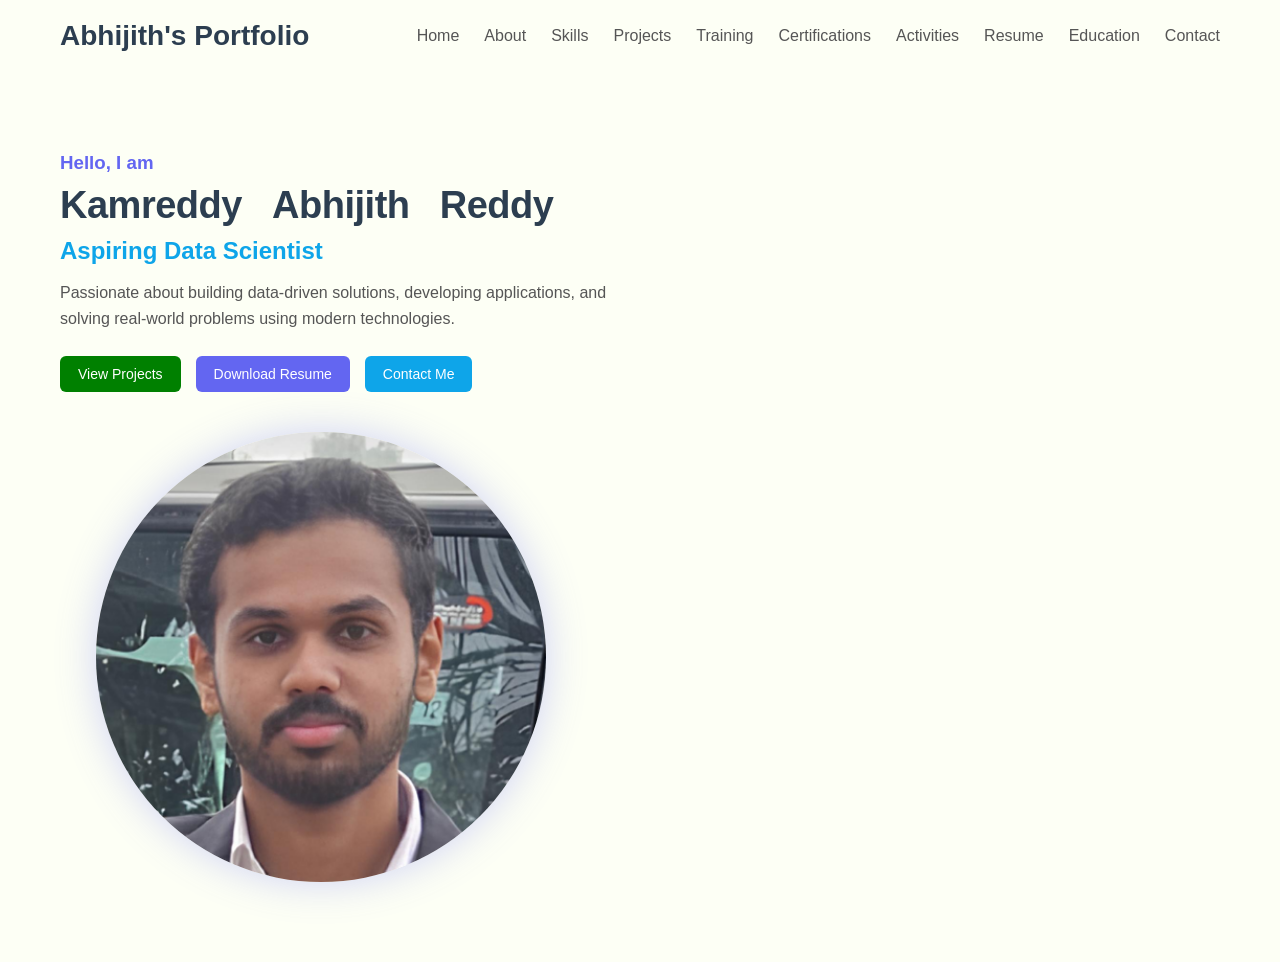
<file: index.html>
<!DOCTYPE html>
<html lang="en">
<head>
  <meta charset="UTF-8">
  <meta name="viewport" content="width=device-width, initial-scale=1.0">
  <title>Abhijith Portfolio</title>
  <link rel="stylesheet" href="css/style.css">
</head>

<body>

  <!-- 🔥 NAVBAR -->
  <header>
    <div class="navbar">
      <h1 class="logo">Abhijith's Portfolio</h1>

 <nav>
        <ul>
    <li><a href="index.html">Home</a></li>
                    <li><a href="about.html">About</a></li>
                    <li><a href="skills.html">Skills</a></li>
                    <li><a href="temp.html">Projects</a></li>
                    
                    <li><a href="Training.html">Training</a></li>
                    <li><a href="Certifications.html">Certifications</a></li>
                    <li><a href="actitvities.html">Activities</a></li>
                    
                    <li><a href="resume.html">Resume</a></li>
                    
                    
                    <li><a href="education.html">Education</a></li>
                    <li><a href="contact.html">Contact</a></li>
                    
        </ul>
      </nav>
    </div>
  </header>

  <!-- 🔥 HERO SECTION -->
  <section class="hero">

    <!-- LEFT -->
    <div class="hero-text">
      <h3>Hello, I am</h3>
      <h1 class="name">
  <span>K</span><span>a</span><span>m</span><span>r</span><span>e</span><span>d</span><span>d</span><span>y</span>
  <span style="white-space: pre-wrap;"> </span>
  <span>A</span><span>b</span><span>h</span><span>i</span><span>j</span><span>i</span><span>t</span><span>h</span>
  <span style="white-space: pre-wrap;"> </span>
  <span>R</span><span>e</span><span>d</span><span>d</span><span>y</span>
</h1>

      <h2 class="typing">Aspiring Data Scientist</h2>

      <p>
        Passionate about building data-driven solutions, developing applications, 
        and solving real-world problems using modern technologies.
      </p>

      <!-- Buttons -->
      <div class="buttons">
        <a href="projects.html" class="btn green">View Projects</a>
        <a href="assets/resume/resume.pdf" class="btn dark" download>Download Resume</a>
        <a href="contact.html" class="btn blue">Contact Me</a>
      </div>

    </div>

    <!-- RIGHT -->
    <div class="hero-img">
      <img src="assets/images/myphoto.png" alt="Abhijith">
    </div>

  </section>

</body>
</html>
</file>
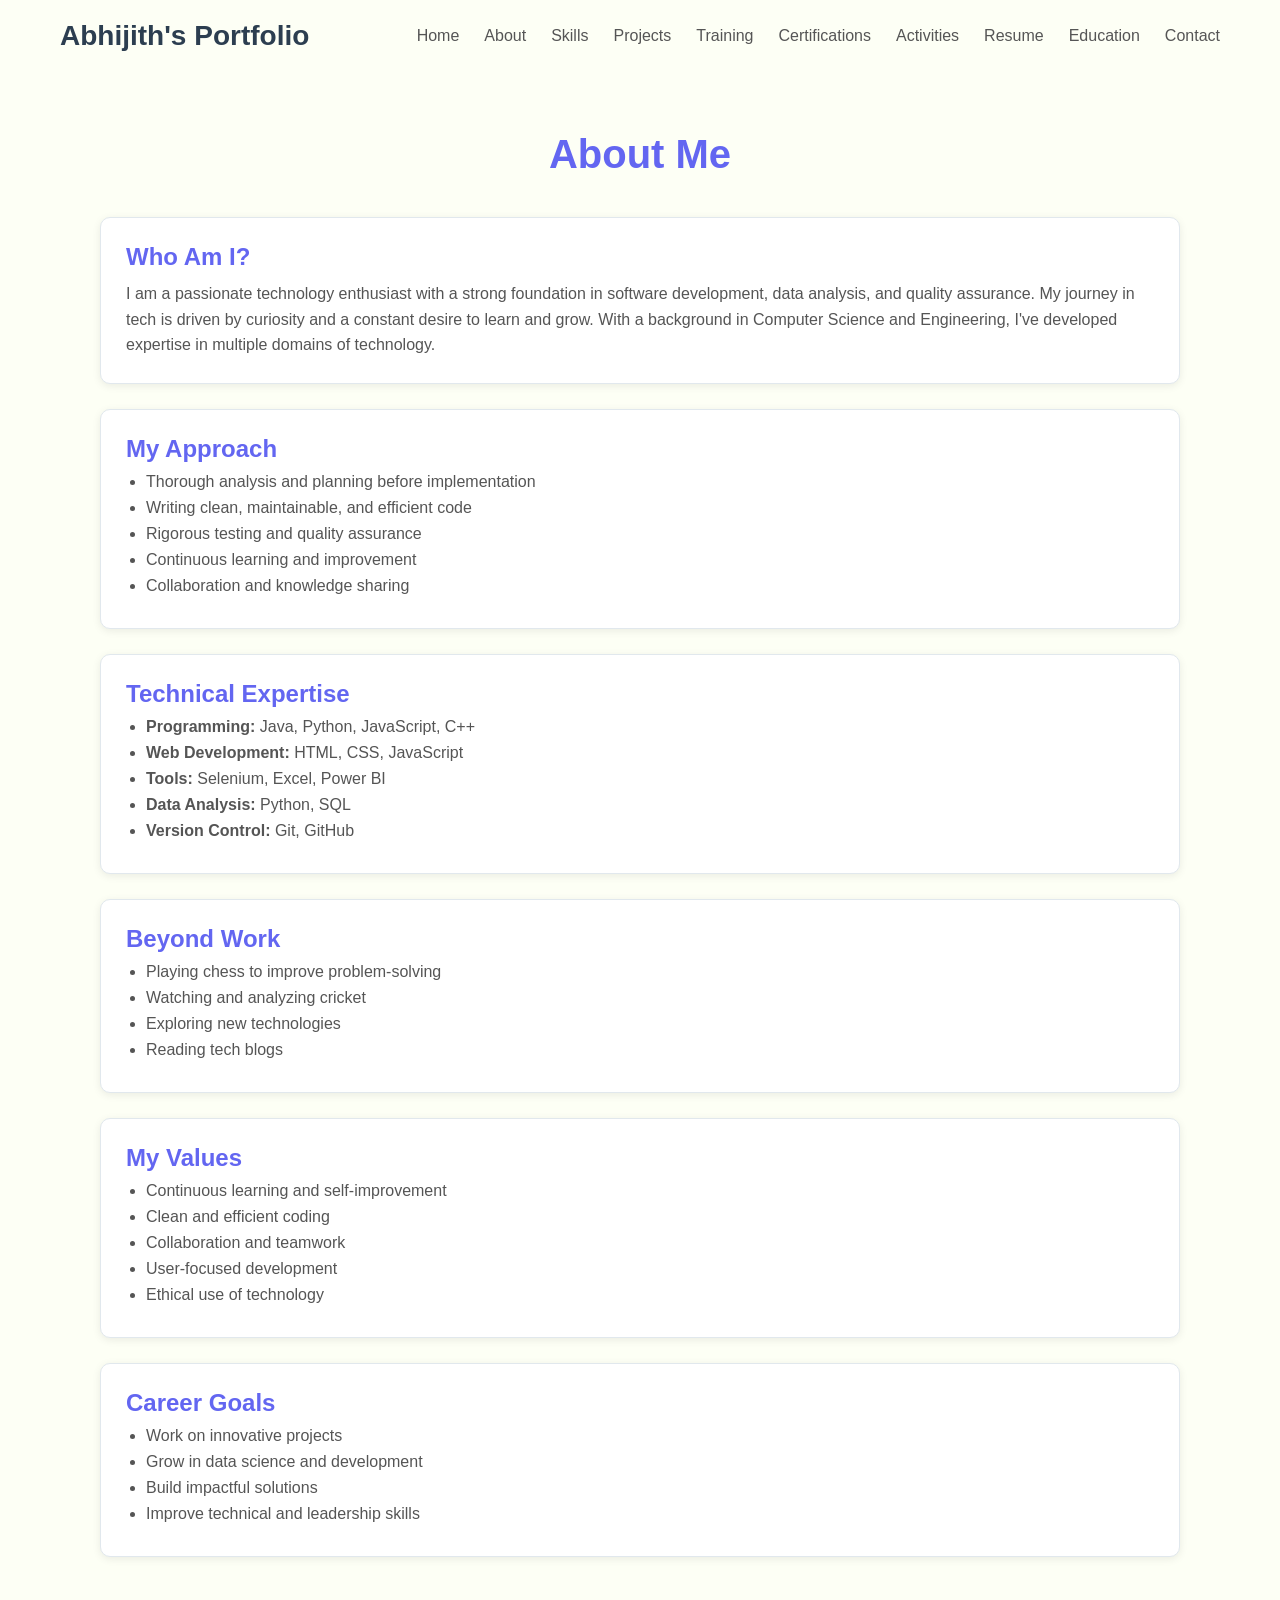
<file: about.html>
<!DOCTYPE html>
<html lang="en">
<head>
  <meta charset="UTF-8">
  <meta name="viewport" content="width=device-width, initial-scale=1.0">
  <title>About - Abhijith</title>
  <link rel="stylesheet" href="css/style.css">
</head>

<body>

  <!-- 🔥 NAVBAR -->
  <header>
    <div class="navbar">
      <h1 class="logo">Abhijith's Portfolio</h1>

<nav>
        <ul>
    <li><a href="index.html">Home</a></li>
                    <li><a href="about.html">About</a></li>
                    <li><a href="skills.html">Skills</a></li>
                    <li><a href="temp.html">Projects</a></li>
                    
                    <li><a href="Training.html">Training</a></li>
                    <li><a href="Certifications.html">Certifications</a></li>
                    <li><a href="actitvities.html">Activities</a></li>
                    
                    <li><a href="resume.html">Resume</a></li>
                    
                    
                    <li><a href="education.html">Education</a></li>
                    <li><a href="contact.html">Contact</a></li>
                    
        </ul>
      </nav>
    </div>
  </header>

  <!-- 🔥 ABOUT SECTION -->
  <section class="about">

    <h1 class="title">About Me</h1>

    <!-- Who Am I -->
    <div class="about-box">
      <h2>Who Am I?</h2>
      <p>
        I am a passionate technology enthusiast with a strong foundation in software development, 
        data analysis, and quality assurance. My journey in tech is driven by curiosity and a 
        constant desire to learn and grow. With a background in Computer Science and Engineering, 
        I've developed expertise in multiple domains of technology.
      </p>
    </div>

    <!-- My Approach -->
    <div class="about-box">
      <h2>My Approach</h2>
      <ul>
        <li>Thorough analysis and planning before implementation</li>
        <li>Writing clean, maintainable, and efficient code</li>
        <li>Rigorous testing and quality assurance</li>
        <li>Continuous learning and improvement</li>
        <li>Collaboration and knowledge sharing</li>
      </ul>
    </div>

    <!-- Technical Expertise -->
    <div class="about-box">
      <h2>Technical Expertise</h2>
      <ul>
        <li><b>Programming:</b> Java, Python, JavaScript, C++</li>
        <li><b>Web Development:</b> HTML, CSS, JavaScript</li>
        <li><b>Tools:</b> Selenium, Excel, Power BI</li>
        <li><b>Data Analysis:</b> Python, SQL</li>
        <li><b>Version Control:</b> Git, GitHub</li>
      </ul>
    </div>

    <!-- Beyond Work -->
    <div class="about-box">
      <h2>Beyond Work</h2>
      <ul>
        <li>Playing chess to improve problem-solving</li>
        <li>Watching and analyzing cricket</li>
        <li>Exploring new technologies</li>
        <li>Reading tech blogs</li>
      </ul>
    </div>

    <!-- Values -->
    <div class="about-box">
      <h2>My Values</h2>
      <ul>
        <li>Continuous learning and self-improvement</li>
        <li>Clean and efficient coding</li>
        <li>Collaboration and teamwork</li>
        <li>User-focused development</li>
        <li>Ethical use of technology</li>
      </ul>
    </div>

    <!-- Goals -->
    <div class="about-box">
      <h2>Career Goals</h2>
      <ul>
        <li>Work on innovative projects</li>
        <li>Grow in data science and development</li>
        <li>Build impactful solutions</li>
        <li>Improve technical and leadership skills</li>
      </ul>
    </div>

  </section>

</body>
</html>
</file>
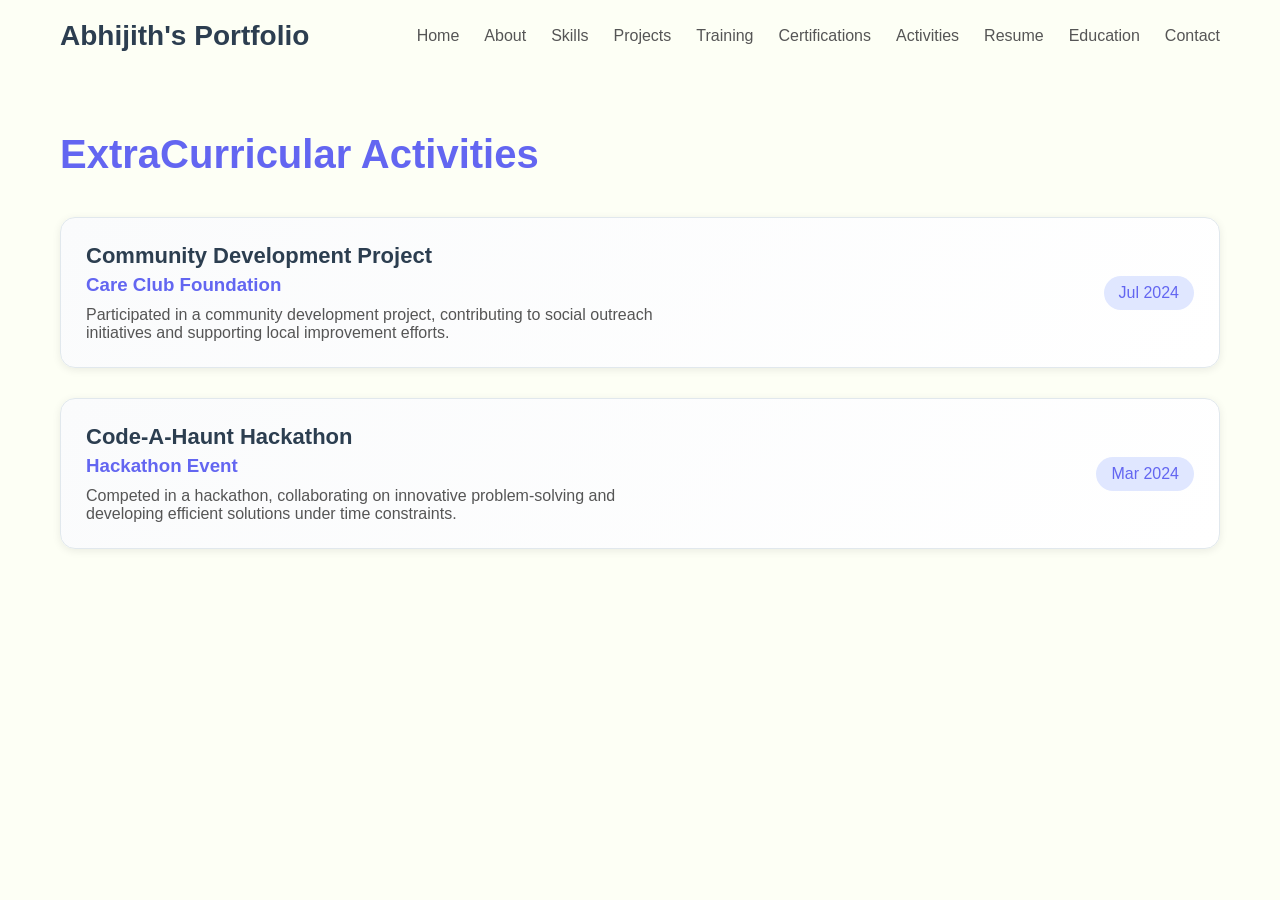
<file: actitvities.html>
<!DOCTYPE html>
<html lang="en">
<head>
  <meta charset="UTF-8">
  <meta name="viewport" content="width=device-width, initial-scale=1.0">
  <title>Activities</title>
  <link rel="stylesheet" href="css/style.css">
</head>

<body>

  <!-- 🔥 NAVBAR -->
  <header>
    <div class="navbar">
      <h1 class="logo">Abhijith's Portfolio</h1>
<nav>
        <ul>
    <li><a href="index.html">Home</a></li>
                    <li><a href="about.html">About</a></li>
                    <li><a href="skills.html">Skills</a></li>
                    <li><a href="temp.html">Projects</a></li>
                    
                    <li><a href="Training.html">Training</a></li>
                    <li><a href="Certifications.html">Certifications</a></li>
                    <li><a href="actitvities.html">Activities</a></li>
                    
                    <li><a href="resume.html">Resume</a></li>
                    
                    
                    <li><a href="education.html">Education</a></li>
                    <li><a href="contact.html">Contact</a></li>
                    
        </ul>
      </nav>
    </div>
  </header>

  <!-- 🔥 ACTIVITIES SECTION -->
  <section class="activities">

    <h1 class="act-title">ExtraCurricular Activities </h1>

    <!-- CARD 1 -->
    <div class="act-card">
      <div class="act-content">
        <h2>Community Development Project</h2>
        <h3>Care Club Foundation</h3>
        <p>
          Participated in a community development project, contributing to social outreach initiatives 
          and supporting local improvement efforts.
        </p>
      </div>

      <div class="act-date">Jul 2024</div>
    </div>

    <!-- CARD 2 -->
    <div class="act-card">
      <div class="act-content">
        <h2>Code-A-Haunt Hackathon</h2>
        <h3>Hackathon Event</h3>
        <p>
          Competed in a hackathon, collaborating on innovative problem-solving 
          and developing efficient solutions under time constraints.
        </p>
      </div>

      <div class="act-date">Mar 2024</div>
    </div>

  </section>

</body>
</html>
</file>
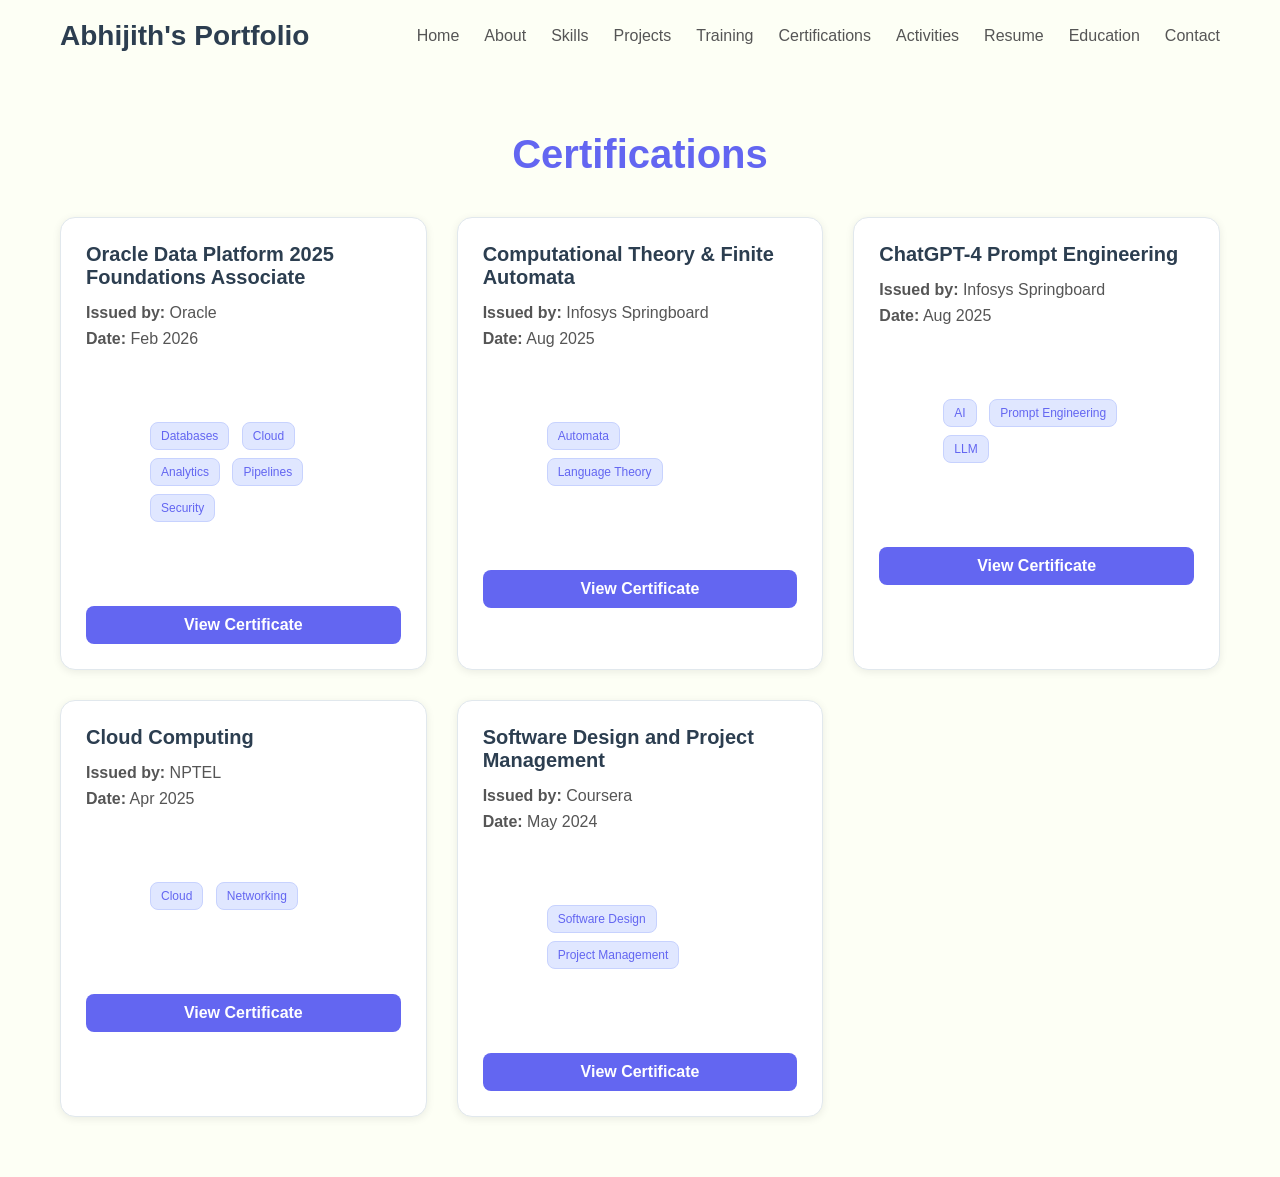
<file: Certifications.html>
<!DOCTYPE html>
<html lang="en">
<head>
  <meta charset="UTF-8">
  <meta name="viewport" content="width=device-width, initial-scale=1.0">
  <title>Certifications</title>
  <link rel="stylesheet" href="css/style.css">
</head>

<body>

  <!-- 🔥 NAVBAR -->
  <header>
    <div class="navbar">
      <h1 class="logo">Abhijith's Portfolio</h1>
<nav>
        <ul>
    <li><a href="index.html">Home</a></li>
                    <li><a href="about.html">About</a></li>
                    <li><a href="skills.html">Skills</a></li>
                    <li><a href="temp.html">Projects</a></li>
                    
                    <li><a href="Training.html">Training</a></li>
                    <li><a href="Certifications.html">Certifications</a></li>
                    <li><a href="actitvities.html">Activities</a></li>
                    
                    <li><a href="resume.html">Resume</a></li>
                    
                    
                    <li><a href="education.html">Education</a></li>
                    <li><a href="contact.html">Contact</a></li>
                    
        </ul>
      </nav>
    </div>

        
  </header>

  <!-- 🔥 CERTIFICATIONS SECTION -->
  <section class="certifications">

    <h1 class="cert-title">Certifications</h1>

    <div class="cert-container">

      <!-- CARD 1 -->
      <div class="cert-card">
        <h2>Oracle Data Platform 2025 Foundations Associate</h2>
        <p><b>Issued by:</b> Oracle</p>
        <p><b>Date:</b> Feb 2026</p>

        <div class="skills">
          <span>Databases</span>
          <span>Cloud</span>
          <span>Analytics</span>
          <span>Pipelines</span>
          <span>Security</span>
        </div>

        <a href="https://drive.google.com/file/d/1_IdVkuLhBf_H9HnqLe4JGa3dhJDuydpy/view?usp=drive_link"
           target="_blank" class="cert-btn">
          View Certificate
        </a>
      </div>

      <!-- CARD 2 -->
      <div class="cert-card">
        <h2>Computational Theory & Finite Automata</h2>
        <p><b>Issued by:</b> Infosys Springboard</p>
        <p><b>Date:</b> Aug 2025</p>

        <div class="skills">
          <span>Automata</span>
          <span>Language Theory</span>
        </div>

        <a href="https://drive.google.com/file/d/1YH4O8cOxgYl4n63LPAcczJkzw1IWNGs_/view"
           target="_blank" class="cert-btn">
          View Certificate
        </a>
      </div>

      <!-- CARD 3 -->
      <div class="cert-card">
        <h2>ChatGPT-4 Prompt Engineering</h2>
        <p><b>Issued by:</b> Infosys Springboard</p>
        <p><b>Date:</b> Aug 2025</p>

        <div class="skills">
          <span>AI</span>
          <span>Prompt Engineering</span>
          <span>LLM</span>
        </div>

        <a href="https://drive.google.com/file/d/1x2H8vis-ULhpJSRCbMoK3w872Ik29eAb/view"
           target="_blank" class="cert-btn">
          View Certificate
        </a>
      </div>

      <!-- CARD 4 -->
      <div class="cert-card">
        <h2>Cloud Computing</h2>
        <p><b>Issued by:</b> NPTEL</p>
        <p><b>Date:</b> Apr 2025</p>

        <div class="skills">
          <span>Cloud</span>
          <span>Networking</span>

        </div>

        <a href="https://archive.nptel.ac.in/noc/Ecertificate/?q=NPTEL25CS11S143730213104227739"
           target="_blank" class="cert-btn">
          View Certificate
        </a>
      </div>

      <!-- CARD 5 -->
      <div class="cert-card">
        <h2>Software Design and Project Management</h2>
        <p><b>Issued by:</b> Coursera</p>
        <p><b>Date:</b> May 2024</p>

        <div class="skills">
          <span>Software Design</span>
          <span>Project Management</span>
        </div>

        <a href="https://www.coursera.org/account/accomplishments/verify/H2YK8NKXN34S"
           target="_blank" class="cert-btn">
          View Certificate
        </a>
      </div>

    </div>

  </section>

</body>
</html>
</file>
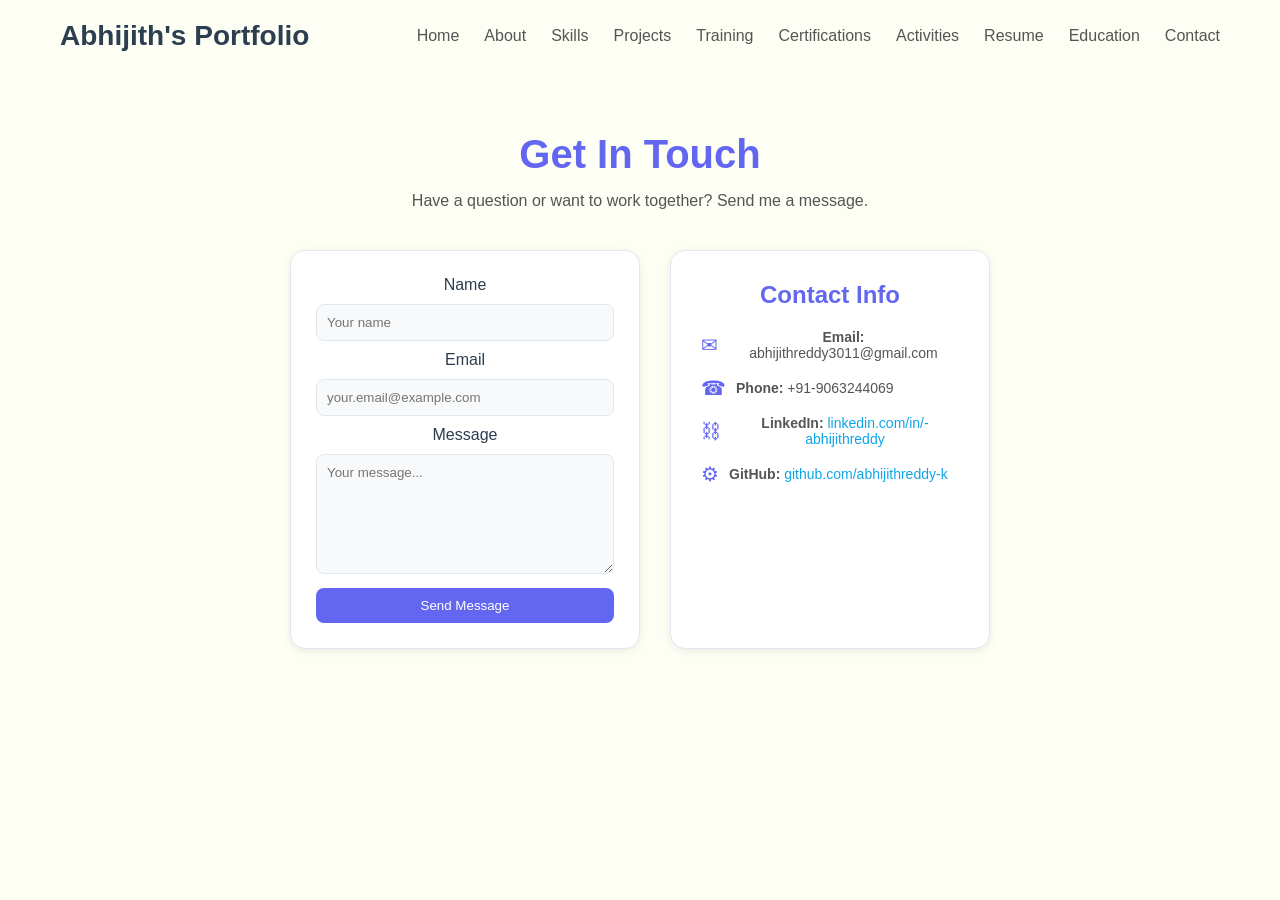
<file: contact.html>
<!DOCTYPE html>
<html lang="en">
    <header>
  <div class="navbar">

    <!-- LEFT SIDE -->
    <h1 class="logo">Abhijith's Portfolio</h1>

<nav>
        <ul>
    <li><a href="index.html">Home</a></li>
                    <li><a href="about.html">About</a></li>
                    <li><a href="skills.html">Skills</a></li>
                    <li><a href="temp.html">Projects</a></li>
                    
                    <li><a href="Training.html">Training</a></li>
                    <li><a href="Certifications.html">Certifications</a></li>
                    <li><a href="actitvities.html">Activities</a></li>
                    
                    <li><a href="resume.html">Resume</a></li>
                    
                    
                    <li><a href="education.html">Education</a></li>
                    <li><a href="contact.html">Contact</a></li>
                    
        </ul>
      </nav>

  </div>
</header>
<head>
  <meta charset="UTF-8">
  <meta name="viewport" content="width=device-width, initial-scale=1.0">
  <title>Contact</title>
  <link rel="stylesheet" href="css/style.css">
</head>

<body>

<section class="contact">

  <h1 class="contact-title">Get In Touch</h1>
  
  
  <p class="contact-sub">
    Have a question or want to work together? Send me a message.
  </p>

  <div class="contact-container">

    <!-- FORM -->
    <div class="contact-form">
      <form id="contact-form">

        <label>Name</label>
        <input type="text" name="name" placeholder="Your name" required>

        <label>Email</label>
        <input type="email" name="email" placeholder="your.email@example.com" required>

        <label>Message</label>
        <textarea name="message" placeholder="Your message..." required></textarea>

        <button type="submit">Send Message</button>

      </form>
    </div>

    <!-- CONTACT INFO -->
<div class="contact-info">

  <h2>Contact Info</h2>

  <div class="info-item">
    <span>✉</span>
    <p><b>Email:</b> abhijithreddy3011@gmail.com</p>
  </div>

  <div class="info-item">
    <span>☎</span>
    <p><b>Phone:</b> +91-9063244069</p>
  </div>

  <div class="info-item">
    <span>⛓</span>
    <p>
      <b>LinkedIn:</b>
      <a href="https://www.linkedin.com/in/-abhijithreddy" target="_blank">
        linkedin.com/in/-abhijithreddy
      </a>
    </p>
  </div>

  <div class="info-item">
    <span>⚙</span>
    <p>
      <b>GitHub:</b>
      <a href="https://github.com/abhijithreddy-k" target="_blank">
        github.com/abhijithreddy-k
      </a>
    </p>
  </div>

</div>

</section>

<!-- EmailJS -->
<script src="https://cdn.emailjs.com/dist/email.min.js"></script>

<script>
  (function(){
    emailjs.init("lyZFwpXswuTkPK8qS");  // 🔥 your public key
  })();

  document.getElementById("contact-form")
  .addEventListener("submit", function(event) {
    event.preventDefault();

    emailjs.sendForm("service_kmh9wm7", "template_qgvqhmj", this)
      .then(function() {
        alert("✅ Message sent successfully!");
      }, function(error) {
        alert("❌ Failed to send message.");
        console.log(error);
      });
  });
</script>

</body>
</html>
</file>
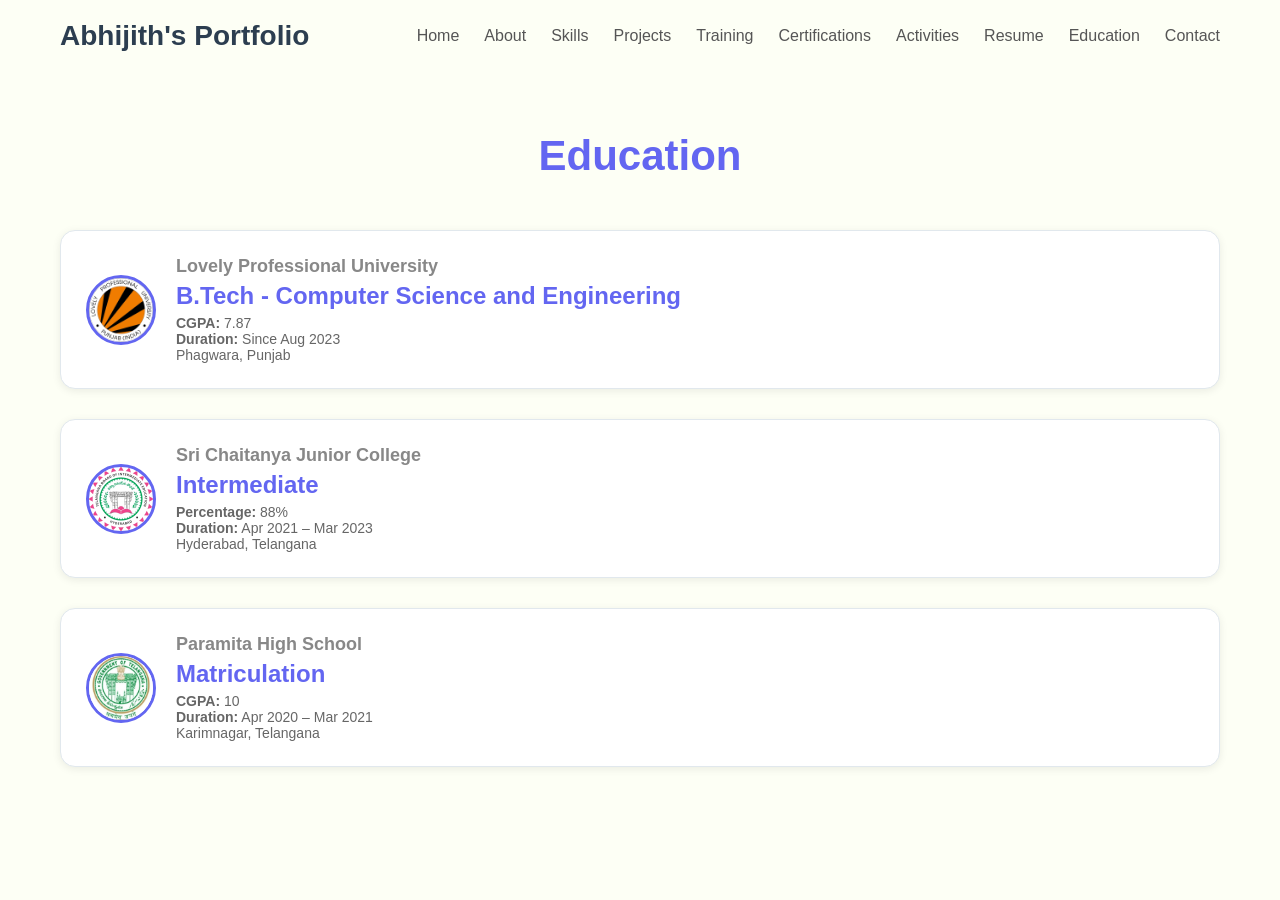
<file: education.html>
<!DOCTYPE html>
<html lang="en">
<head>
  <meta charset="UTF-8">
  <meta name="viewport" content="width=device-width, initial-scale=1.0">
  <title>Education</title>
  <link rel="stylesheet" href="css/style.css">
</head>

<body>

  <!-- 🔥 NAVBAR -->
  <header>
    <div class="navbar">
      <h1 class="logo">Abhijith's Portfolio</h1>

<nav>
        <ul>
    <li><a href="index.html">Home</a></li>
                    <li><a href="about.html">About</a></li>
                    <li><a href="skills.html">Skills</a></li>
                    <li><a href="temp.html">Projects</a></li>
                    
                    <li><a href="Training.html">Training</a></li>
                    <li><a href="Certifications.html">Certifications</a></li>
                    <li><a href="actitvities.html">Activities</a></li>
                    
                    <li><a href="resume.html">Resume</a></li>
                    
                    
                    <li><a href="education.html">Education</a></li>
                    <li><a href="contact.html">Contact</a></li>
                    
        </ul>
      </nav>
    </div>
  </header>

  <section class="education">

  <h1 class="edu-title">Education</h1>

  <!-- 🎓 LPU -->
  <div class="edu-card">

    <div class="edu-left">
      <img src="assets/images/lpu.png" alt="LPU">
    </div>

    <div class="edu-right">
      <h3>Lovely Professional University</h3>
      <h2>B.Tech - Computer Science and Engineering</h2>
      <p><b>CGPA:</b> 7.87</p>
      <p><b>Duration:</b> Since Aug 2023</p>
      <p>Phagwara, Punjab</p>
    </div>

  </div>

  <!-- 🎓 INTERMEDIATE -->
  <div class="edu-card">

    <div class="edu-left">
      <img src="assets/images/tsbie.png" alt="Intermediate">
    </div>

    <div class="edu-right">
      <h3>Sri Chaitanya Junior College</h3>
      <h2>Intermediate</h2>
      <p><b>Percentage:</b> 88%</p>
      <p><b>Duration:</b> Apr 2021 – Mar 2023</p>
      <p>Hyderabad, Telangana</p>
    </div>

  </div>

  <!-- 🎓 SCHOOL -->
  <div class="edu-card">

    <div class="edu-left">
      <img src="assets/images/school.png" alt="School">
    </div>

    <div class="edu-right">
      <h3>Paramita High School</h3>
      <h2>Matriculation</h2>
      <p><b>CGPA:</b> 10</p>
      <p><b>Duration:</b> Apr 2020 – Mar 2021</p>
      <p>Karimnagar, Telangana</p>
    </div>

  </div>

</section>
</body>
</html>
</file>
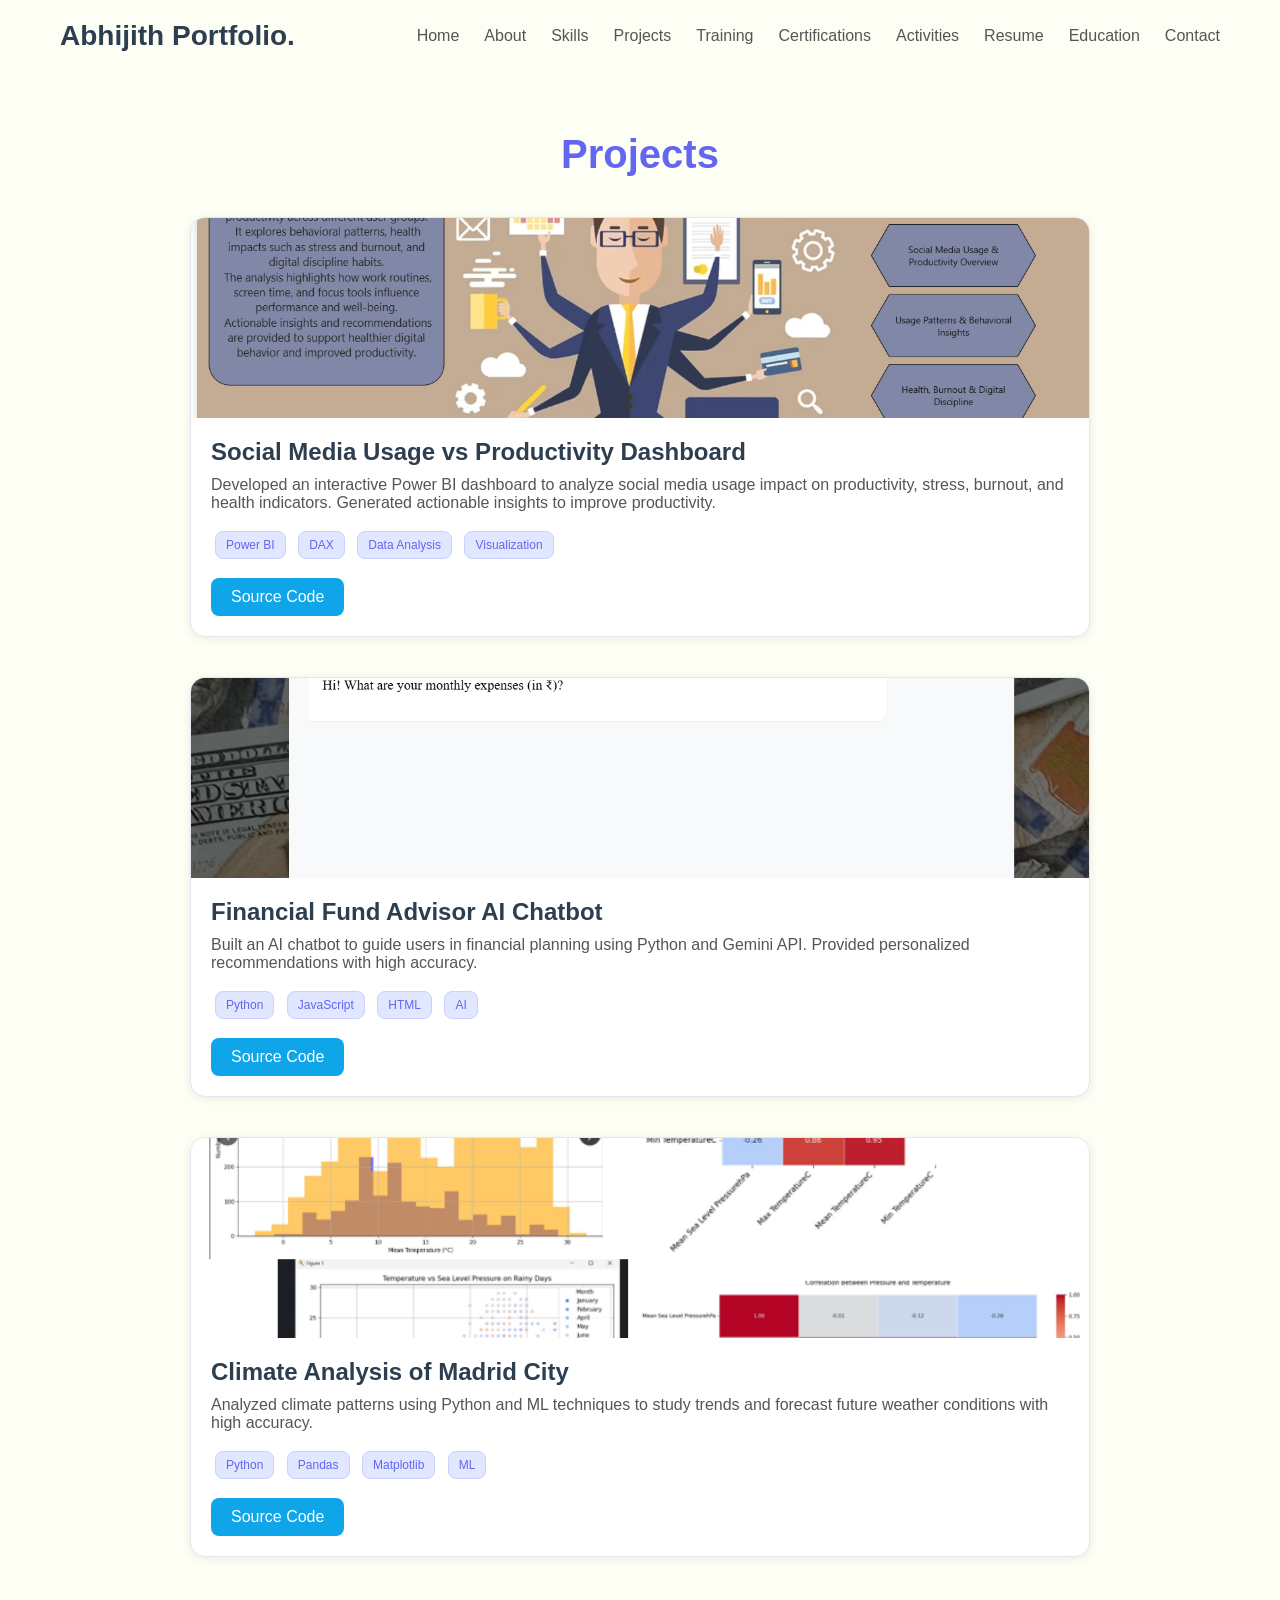
<file: Projects.html>
<!DOCTYPE html>
<html lang="en">
<head>
  <meta charset="UTF-8">
  <title>Projects</title>
  <link rel="stylesheet" href="css/style.css">
</head>

<body>

  <!-- 🔥 NAVBAR -->
  <header>
    <div class="navbar">
      <h1 class="logo">Abhijith Portfolio.</h1>
<nav>
        <ul>
    <li><a href="index.html">Home</a></li>
                    <li><a href="about.html">About</a></li>
                    <li><a href="skills.html">Skills</a></li>
                    <li><a href="projects.html">Projects</a></li>
                    
                    <li><a href="Training.html">Training</a></li>
                    <li><a href="Certifications.html">Certifications</a></li>
                    <li><a href="actitvities.html">Activities</a></li>
                    
                    <li><a href="resume.html">Resume</a></li>
                    
                    
                    <li><a href="education.html">Education</a></li>
                    <li><a href="contact.html">Contact</a></li>
                    
        </ul>
      </nav>
    </div>
  </header>

  <!-- 🔥 PROJECT SECTION -->
  <section class="projects">

    <h1 class="proj-title">Projects</h1>

    <!-- PROJECT 1 -->
    <div class="proj-card">

      <img src="assets/projects/project1.png" alt="Project">

      <div class="proj-content">
        <h2>Social Media Usage vs Productivity Dashboard</h2>

        <p>
          Developed an interactive Power BI dashboard to analyze social media usage 
          impact on productivity, stress, burnout, and health indicators. 
          Generated actionable insights to improve productivity.
        </p>

        <div class="proj-skills">
          <span>Power BI</span>
          <span>DAX</span>
          <span>Data Analysis</span>
          <span>Visualization</span>
        </div>

        <a href="https://github.com/abhijithreddy-k/social-media-productivity-powerbi-dashboard"
           target="_blank" class="proj-btn">
          Source Code
        </a>
      </div>

    </div>

    <!-- PROJECT 2 -->
    <div class="proj-card">

      <img src="assets/projects/project2.png" alt="Project">

      <div class="proj-content">
        <h2>Financial Fund Advisor AI Chatbot</h2>

        <p>
          Built an AI chatbot to guide users in financial planning using Python and Gemini API. 
          Provided personalized recommendations with high accuracy.
        </p>

        <div class="proj-skills">
          <span>Python</span>
          <span>JavaScript</span>
          <span>HTML</span>
          <span>AI</span>
        </div>

        <a href="https://github.com/abhijithreddy-k/Financial-saving-advisor-ai-chatbot"
           target="_blank" class="proj-btn">
          Source Code
        </a>
      </div>

    </div>

    <!-- PROJECT 3 -->
    <div class="proj-card">

      <img src="assets/projects/project3.png" alt="Project">

      <div class="proj-content">
        <h2>Climate Analysis of Madrid City</h2>

        <p>
          Analyzed climate patterns using Python and ML techniques to study trends 
          and forecast future weather conditions with high accuracy.
        </p>

        <div class="proj-skills">
          <span>Python</span>
          <span>Pandas</span>
          <span>Matplotlib</span>
          <span>ML</span>
        </div>

        <a href="https://github.com/abhijithreddy-k/weather-analysis"
           target="_blank" class="proj-btn">
          Source Code
        </a>
      </div>

    </div>

  </section>

</body>
</html>
</file>
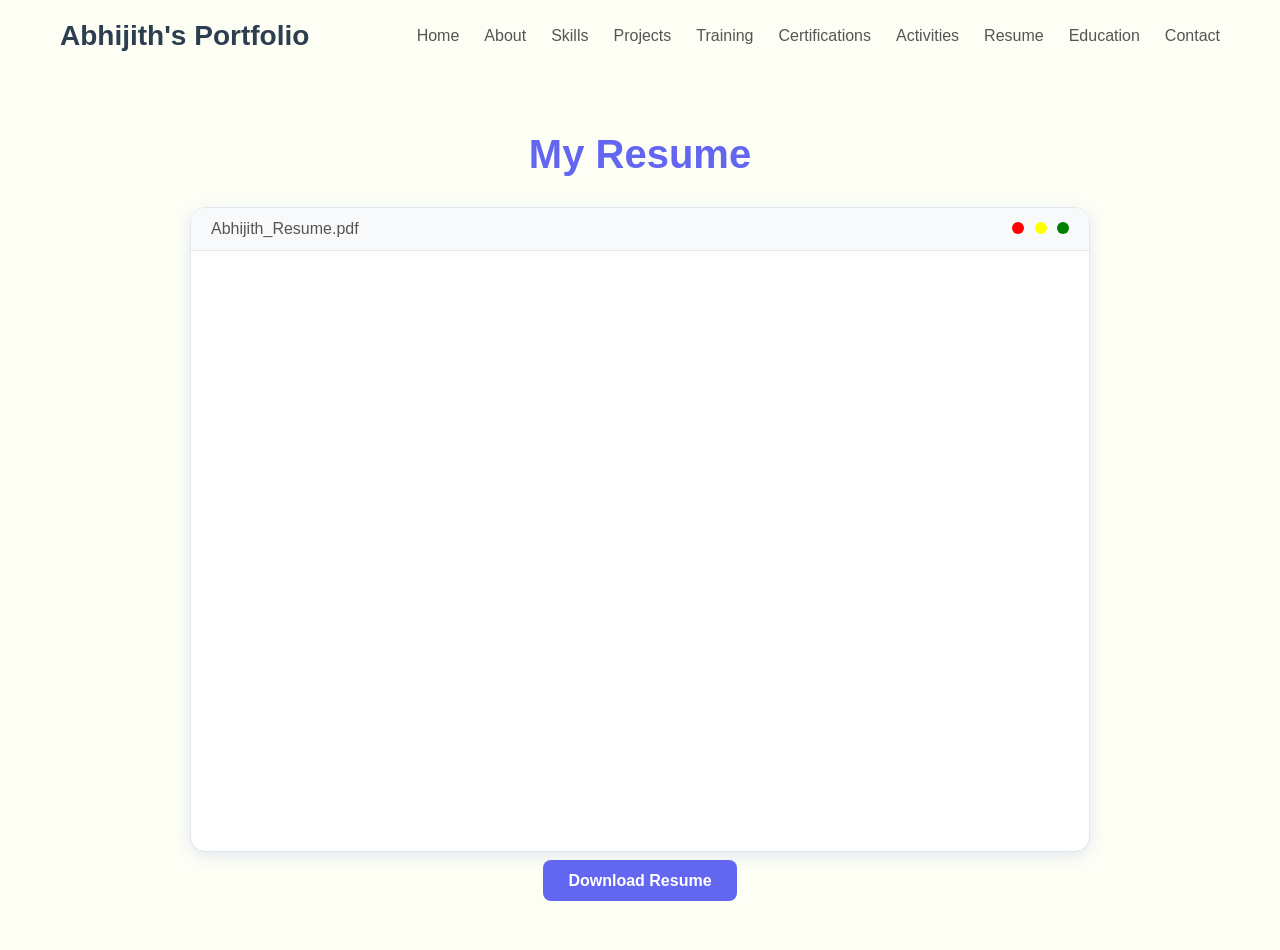
<file: resume.html>
<!DOCTYPE html>
<html lang="en">
<head>
  <meta charset="UTF-8">
  <meta name="viewport" content="width=device-width, initial-scale=1.0">
  <title>Resume</title>
  <link rel="stylesheet" href="css/style.css">
</head>

<body>

  <!-- 🔥 NAVBAR -->
  <header>
    <div class="navbar">
      <h1 class="logo">Abhijith's Portfolio</h1>
<nav>
        <ul>
    <li><a href="index.html">Home</a></li>
                    <li><a href="about.html">About</a></li>
                    <li><a href="skills.html">Skills</a></li>
                    <li><a href="temp.html">Projects</a></li>
                    
                    <li><a href="Training.html">Training</a></li>
                    <li><a href="Certifications.html">Certifications</a></li>
                    <li><a href="actitvities.html">Activities</a></li>
                    
                    <li><a href="resume.html">Resume</a></li>
                    
                    
                    <li><a href="education.html">Education</a></li>
                    <li><a href="contact.html">Contact</a></li>
                    
        </ul>
      </nav>
    </div>
  </header>

  <!-- 🔥 RESUME SECTION -->
  <section class="resume-section">

    <h1 class="resume-title">My Resume</h1>

    <!-- WINDOW STYLE -->
    <div class="resume-container">

      <!-- Top bar -->
      <div class="resume-header">
        <span>Abhijith_Resume.pdf</span>
        <div class="dots">
          <span class="red"></span>
          <span class="yellow"></span>
          <span class="green"></span>
        </div>
      </div>

      <!-- PDF VIEW -->
      <div class="resume-view">
        <iframe src="assets/resume/resume.pdf"></iframe>
      </div>

    </div>

    <!-- DOWNLOAD BUTTON -->
    <div class="download-btn">
      <a href="assets/resume/resume.pdf" download>
        Download Resume
      </a>
    </div>

  </section>

</body>
</html>
</file>
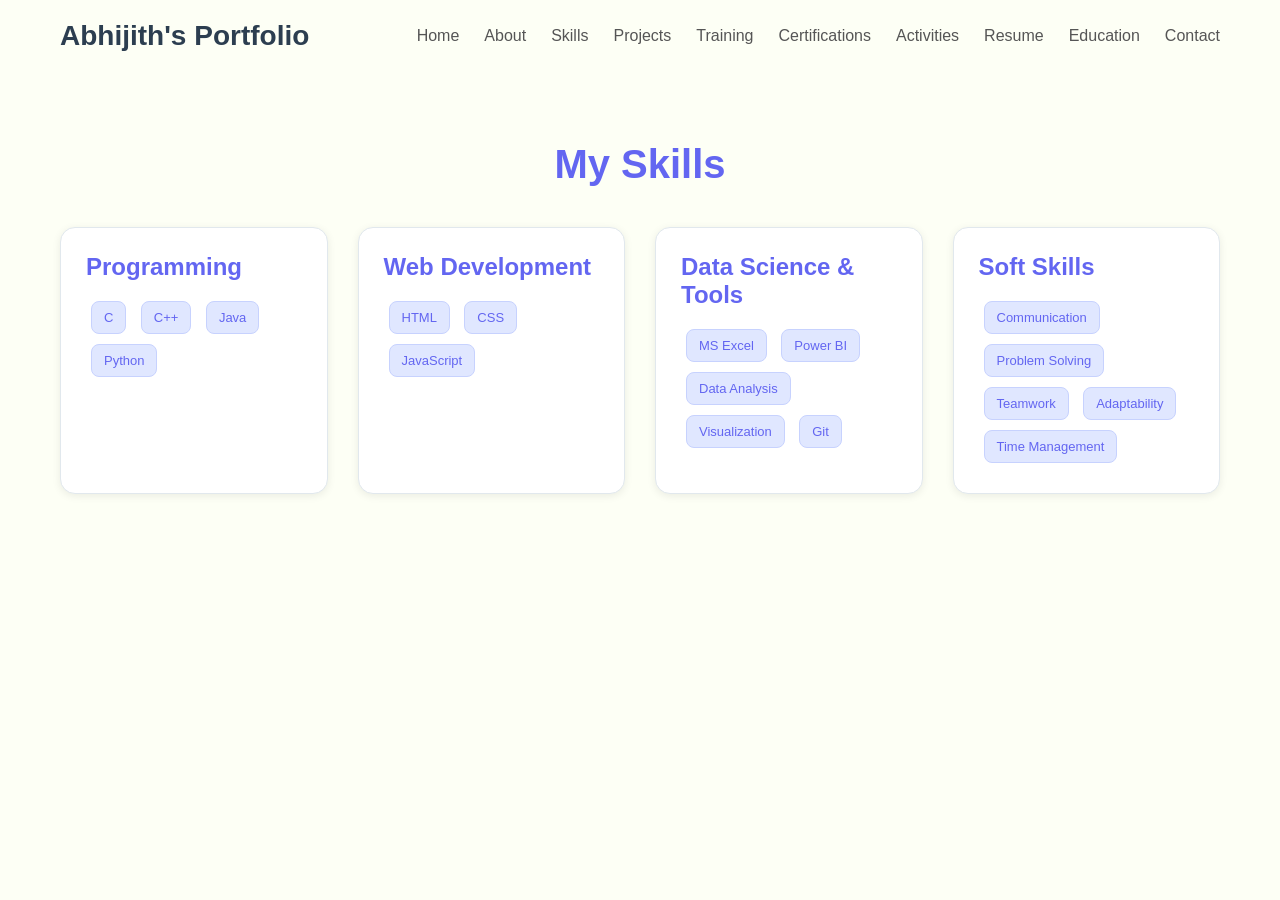
<file: skills.html>
<!DOCTYPE html>
<html lang="en">
<head>
  <meta charset="UTF-8">
  <meta name="viewport" content="width=device-width, initial-scale=1.0">
  <title>Skills</title>
  <link rel="stylesheet" href="css/style.css">
</head>

<body>

  <!-- 🔥 NAVBAR -->
  <header>
    <div class="navbar">
      <h1 class="logo">Abhijith's Portfolio</h1>
<nav>
        <ul>
    <li><a href="index.html">Home</a></li>
                    <li><a href="about.html">About</a></li>
                    <li><a href="skills.html">Skills</a></li>
                    <li><a href="temp.html">Projects</a></li>
                    
                    <li><a href="Training.html">Training</a></li>
                    <li><a href="Certifications.html">Certifications</a></li>
                    <li><a href="actitvities.html">Activities</a></li>
                    
                    <li><a href="resume.html">Resume</a></li>
                    
                    
                    <li><a href="education.html">Education</a></li>
                    <li><a href="contact.html">Contact</a></li>
                    
        </ul>
      </nav>
    </div>
  </header>

  <!-- 🔥 SKILLS SECTION -->
  <section class="skills">

    <h1 class="skills-title">My Skills</h1>

    <div class="skills-container">

      <!-- Programming -->
      <div class="skill-card">
        <h2>Programming</h2>
        <div class="tags">
          <span>C</span>
          <span>C++</span>
          <span>Java</span>
          <span>Python</span>
        </div>
      </div>

      <!-- Web Development -->
      <div class="skill-card">
        <h2>Web Development</h2>
        <div class="tags">
          <span>HTML</span>
          <span>CSS</span>
          <span>JavaScript</span>
        </div>
      </div>

      <!-- Data Science -->
      <div class="skill-card">
        <h2>Data Science & Tools</h2>
        <div class="tags">
          <span>MS Excel</span>
          <span>Power BI</span>
          <span>Data Analysis</span>
          <span>Visualization</span>
          <span>Git</span>
        </div>
      </div>

      <!-- Soft Skills -->
      <div class="skill-card">
        <h2>Soft Skills</h2>
        <div class="tags">
          <span>Communication</span>
          <span>Problem Solving</span>
          <span>Teamwork</span>
          <span>Adaptability</span>
          <span>Time Management</span>
        </div>
      </div>

    </div>

  </section>

</body>
</html>
</file>
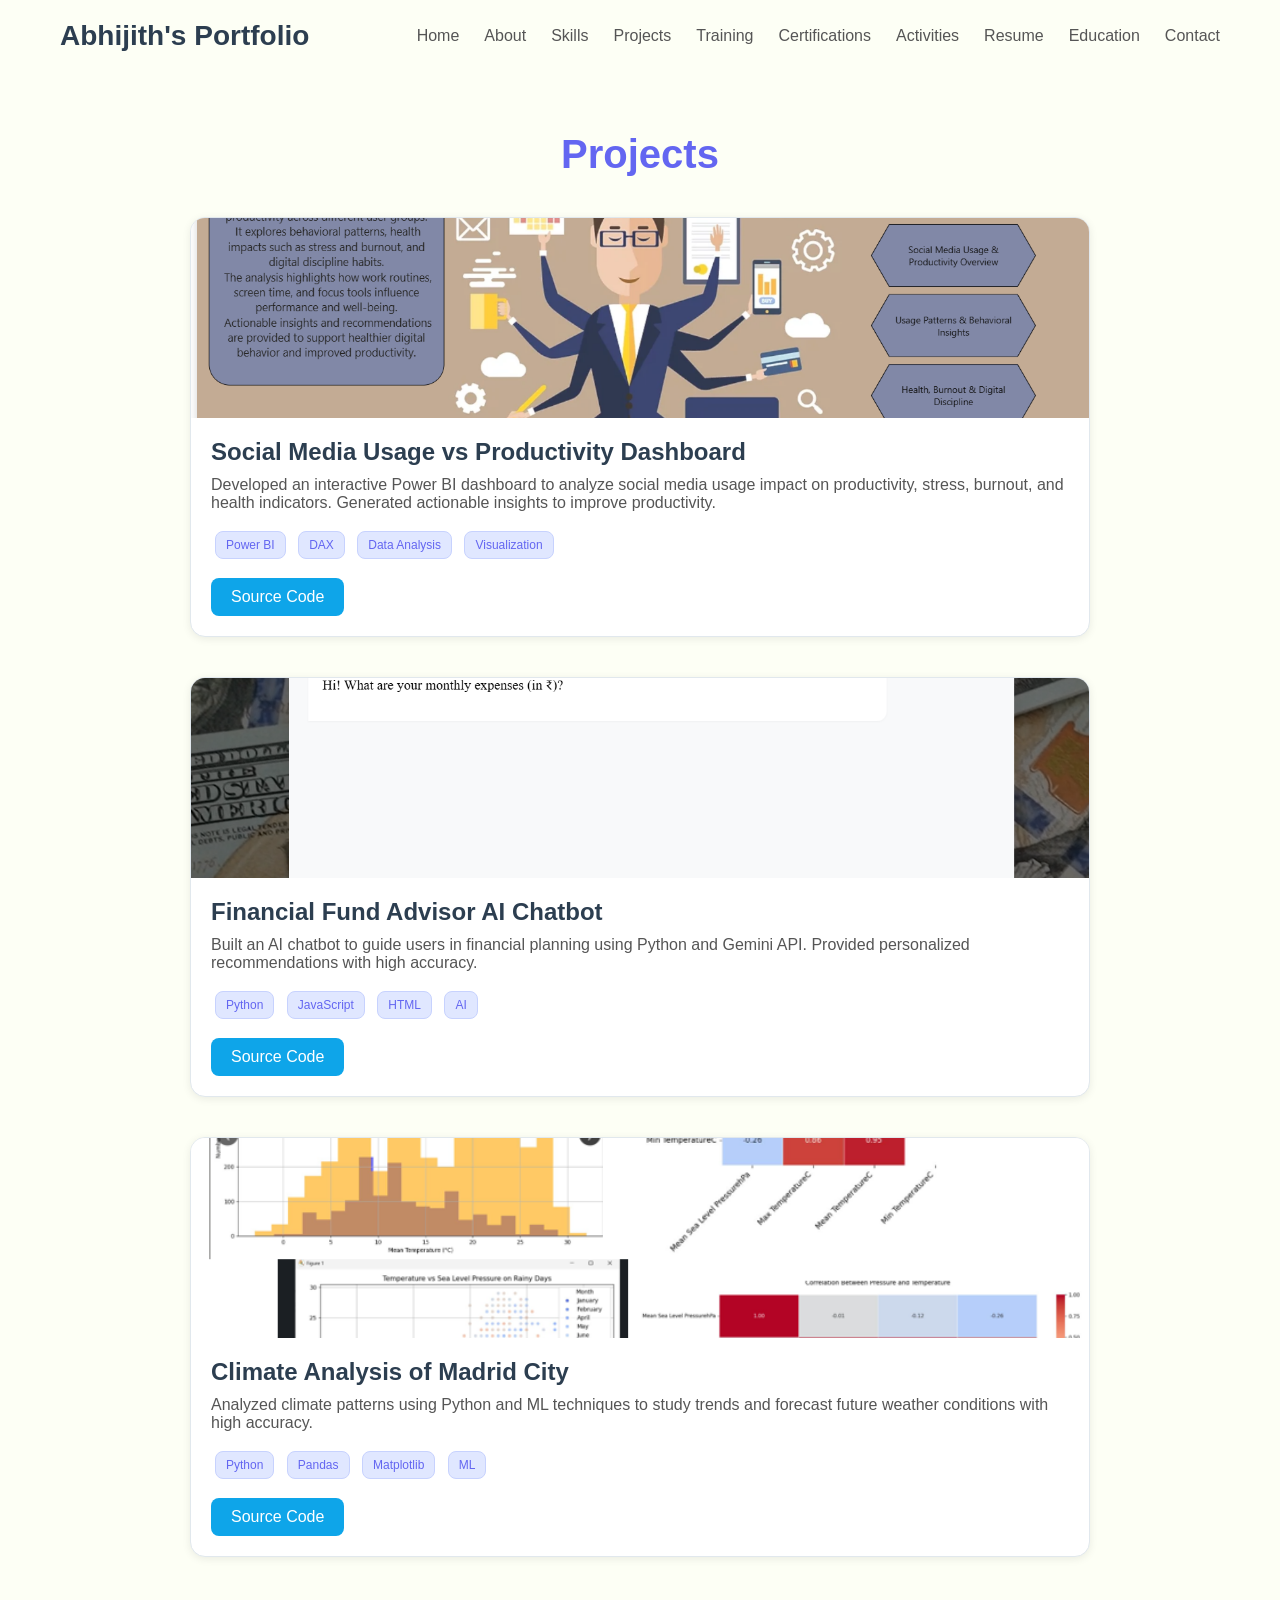
<file: temp.html>
<!DOCTYPE html>
<html lang="en">
<head>
  <meta charset="UTF-8">
  <meta name="viewport" content="width=device-width, initial-scale=1.0">
  <title>Projects</title>
  <link rel="stylesheet" href="css/style.css">
</head>

<body>

  <!-- 🔥 NAVBAR -->
  <header>
    <div class="navbar">
      <h1 class="logo">Abhijith's Portfolio</h1>
<nav>
        <ul>
    <li><a href="index.html">Home</a></li>
                    <li><a href="about.html">About</a></li>
                    <li><a href="skills.html">Skills</a></li>
                    <li><a href="temp.html">Projects</a></li>
                    
                    <li><a href="Training.html">Training</a></li>
                    <li><a href="Certifications.html">Certifications</a></li>
                    <li><a href="actitvities.html">Activities</a></li>
                    
                    <li><a href="resume.html">Resume</a></li>
                    
                    
                    <li><a href="education.html">Education</a></li>
                    <li><a href="contact.html">Contact</a></li>
                    
        </ul>
      </nav>
    </div>
  </header>

  <!-- 🔥 PROJECT SECTION -->
  <section class="projects">

    <h1 class="proj-title">Projects</h1>

    <!-- PROJECT 1 -->
    <div class="proj-card">

      <img src="assets/projects/project1.png" alt="Project">

      <div class="proj-content">
        <h2>Social Media Usage vs Productivity Dashboard</h2>

        <p>
          Developed an interactive Power BI dashboard to analyze social media usage 
          impact on productivity, stress, burnout, and health indicators. 
          Generated actionable insights to improve productivity.
        </p>

        <div class="proj-skills">
          <span>Power BI</span>
          <span>DAX</span>
          <span>Data Analysis</span>
          <span>Visualization</span>
        </div>

        <a href="https://github.com/abhijithreddy-k/social-media-productivity-powerbi-dashboard"
           target="_blank" class="proj-btn">
          Source Code
        </a>
      </div>

    </div>

    <!-- PROJECT 2 -->
    <div class="proj-card">

      <img src="assets/projects/project2.png" alt="Project">

      <div class="proj-content">
        <h2>Financial Fund Advisor AI Chatbot</h2>

        <p>
          Built an AI chatbot to guide users in financial planning using Python and Gemini API. 
          Provided personalized recommendations with high accuracy.
        </p>

        <div class="proj-skills">
          <span>Python</span>
          <span>JavaScript</span>
          <span>HTML</span>
          <span>AI</span>
        </div>

        <a href="https://github.com/abhijithreddy-k/Financial-saving-advisor-ai-chatbot"
           target="_blank" class="proj-btn">
          Source Code
        </a>
      </div>

    </div>

    <!-- PROJECT 3 -->
    <div class="proj-card">

      <img src="assets/projects/project3.png" alt="Project">

      <div class="proj-content">
        <h2>Climate Analysis of Madrid City</h2>

        <p>
          Analyzed climate patterns using Python and ML techniques to study trends 
          and forecast future weather conditions with high accuracy.
        </p>

        <div class="proj-skills">
          <span>Python</span>
          <span>Pandas</span>
          <span>Matplotlib</span>
          <span>ML</span>
        </div>

        <a href="https://github.com/abhijithreddy-k/weather-analysis"
           target="_blank" class="proj-btn">
          Source Code
        </a>
      </div>

    </div>

  </section>

</body>
</html>
</file>
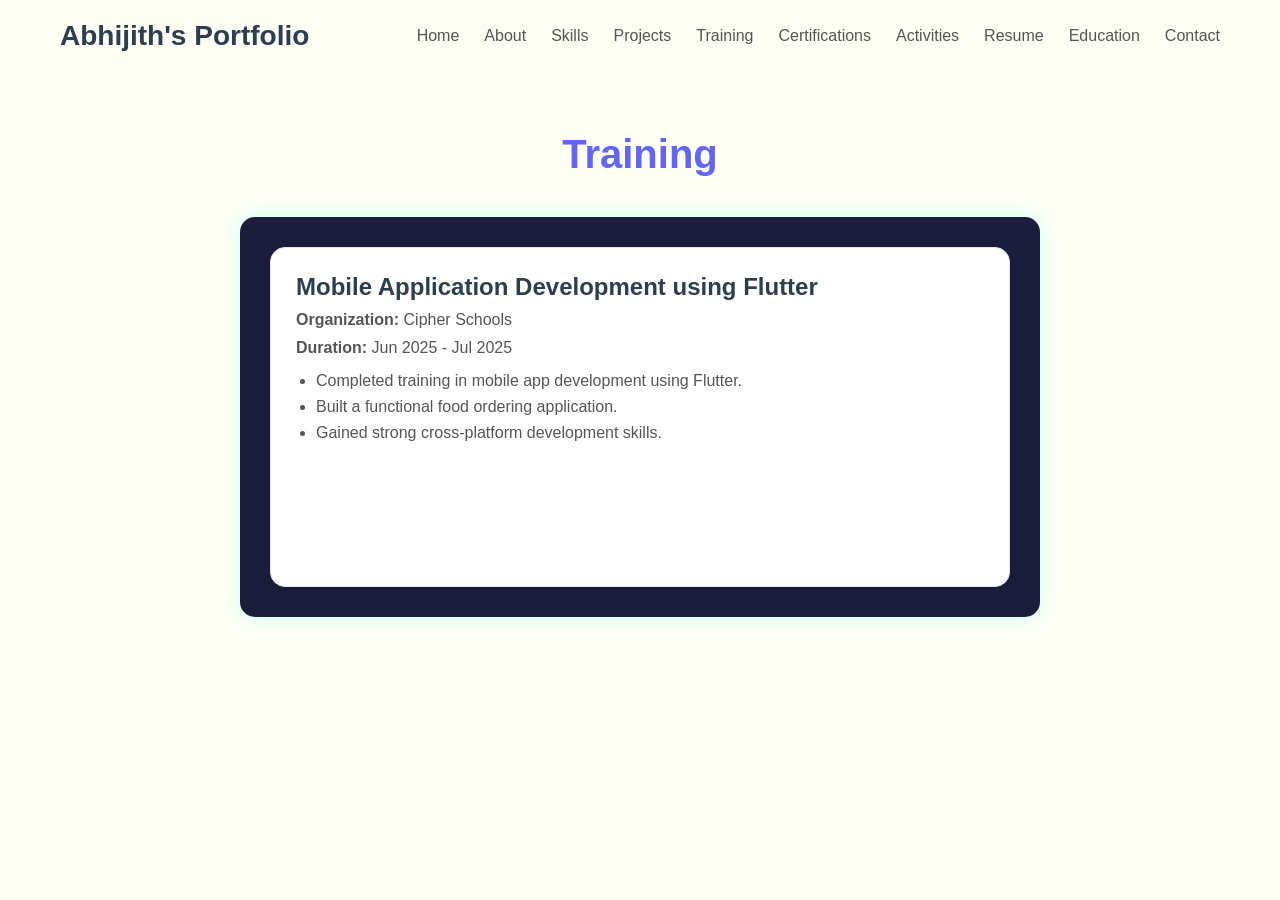
<file: Training.html>
<!DOCTYPE html>
<html lang="en">
<head>
  <meta charset="UTF-8">
  <meta name="viewport" content="width=device-width, initial-scale=1.0">
  <title>Training</title>
  <link rel="stylesheet" href="css/style.css">
</head>

<body>

  <!-- 🔥 NAVBAR -->
  <header>
    <div class="navbar">
      <h1 class="logo">Abhijith's Portfolio</h1>
<nav>
        <ul>
    <li><a href="index.html">Home</a></li>
                    <li><a href="about.html">About</a></li>
                    <li><a href="skills.html">Skills</a></li>
                    <li><a href="temp.html">Projects</a></li>
                    
                    <li><a href="Training.html">Training</a></li>
                    <li><a href="Certifications.html">Certifications</a></li>
                    <li><a href="actitvities.html">Activities</a></li>
                    
                    <li><a href="resume.html">Resume</a></li>
                    
                    
                    <li><a href="education.html">Education</a></li>
                    <li><a href="contact.html">Contact</a></li>
                    
        </ul>
      </nav>
    </div>
  </header>

  <!-- 🔥 TRAINING SECTION -->
  <section class="training">

    <h1 class="train-title">Training</h1>

<div class="train-card">

  <div class="train-inner">

    <!-- FRONT -->
    <div class="train-front">
      <h2>Mobile Application Development using Flutter</h2>

      <p><b>Organization:</b> Cipher Schools</p>
      <p><b>Duration:</b> Jun 2025 - Jul 2025</p>

      <ul class="train-points">
        <li>Completed training in mobile app development using Flutter.</li>
        <li>Built a functional food ordering application.</li>
        <li>Gained strong cross-platform development skills.</li>
      </ul>
    </div>

    <!-- BACK -->
    <div class="train-back">

      <!-- DOWNLOAD -->
      <a href="assets/certificates/flutter-cert.png" download class="download-icon">
        ⬇️
      </a>

      <img src="assets/certificates/flutter-cert.png" alt="Certificate">

    </div>

  </div>

</div>
  </section>

</body>
</html>
</file>
<file: css/style.css>
/* 🔄 Reset */
* {
  margin: 0;
  padding: 0;
  box-sizing: border-box;
  font-family: Arial, sans-serif;
}
.name span {
  display: inline-block;
  transition: 0.3s;
}

.name span:hover {
  color: #6366f1;
  text-shadow: 0 0 20px rgba(99, 102, 241, 0.5);
}

/* continuous shine */
.name span {
  animation: shine 3s infinite;
}

.name span:nth-child(1) { animation-delay: 0s; }
.name span:nth-child(2) { animation-delay: 0.1s; }
.name span:nth-child(3) { animation-delay: 0.2s; }
.name span:nth-child(4) { animation-delay: 0.3s; }
.name span:nth-child(5) { animation-delay: 0.4s; }
.name span:nth-child(6) { animation-delay: 0.5s; }
.name span:nth-child(7) { animation-delay: 0.6s; }
.name span:nth-child(8) { animation-delay: 0.7s; }

@keyframes shine {
  0% { color: #2c3e50; }
  50% { color: #6366f1; text-shadow: 0 0 20px rgba(99, 102, 241, 0.5); }
  100% { color: #2c3e50; }
}
.name {
  white-space: nowrap;   /* 🔥 forces single line */
  font-size: clamp(16px, 2.6vw, 38px);
  letter-spacing: -0.5px;
}
/* 🌑 Background */
body {
  background: #fdfff5;
  color: #2c3e50;
}

/* 🔥 NAVBAR */
.navbar {
  display: flex;
  justify-content: space-between;
  align-items: center;
  padding: 20px 60px;
}

.logo {
  font-size: 28px;
  font-weight: bold;
}

/* Navigation */
nav ul {
  display: flex;
  list-style: none;
  gap: 25px;
}

nav ul li a {
  color: #555;
  text-decoration: none;
  transition: 0.3s;
  font-weight: 500;
}

nav ul li a:hover,
.active {
  color: #6366f1;
}

/* 🔥 HERO SECTION */
.hero {
  display: flex;
  justify-content: space-between;
  align-items: center;
  padding: 80px 60px;
  flex-wrap: wrap;
  gap: 40px;
}

/* LEFT SIDE */
.hero-text {
  max-width: 600px;
  flex: 1;
  min-width: 300px;
}

.hero-text h3 {
  color: #6366f1;
  margin-bottom: 10px;
}

.hero-text h1 {
  font-size: 38px;
  margin-bottom: 10px;
  color: #2c3e50;
}

.hero-text h2 {
  color: #0ea5e9;
  margin-bottom: 15px;
}

.hero-text p {
  color: #555;
  margin-bottom: 25px;
  line-height: 1.6;
}

/* Buttons */
.buttons {
  display: flex;
  gap: 15px;
}

.btn {
  padding: 10px 18px;
  border-radius: 6px;
  text-decoration: none;
  color: white;
  font-size: 14px;
  transition: 0.3s;
}

/* Button styles */
.green {
  background: #10b981;
}

.dark {
  background: #6366f1;
}

.blue {
  background: #0ea5e9;
}

.btn:hover {
  transform: scale(1.05);
}


.hero-img {
  flex: 1;
  min-width: 300px;
  display: flex;
  justify-content: center;
  align-items: center;
}
.hero-img img {
  width: 100%;
  max-width: 450px;
  height: auto;
  aspect-ratio: 1;
  object-fit: cover;

  object-position: top;   /* 👈 THIS FIXES FACE VISIBILITY */

  border-radius: 50%;
  box-shadow: 0 0 40px rgba(99, 102, 241, 0.3);
}

/* 🔥 ABOUT PAGE */
.about {
  padding: 60px;
  max-width: 1000px;
  margin: auto;
}

/* Title */
.title {
  text-align: center;
  font-size: 40px;
  margin-bottom: 40px;
  color: #6366f1;
}

/* Boxes */
.about-box {
  background: #ffffff;
  padding: 25px;
  margin-bottom: 25px;
  border-radius: 10px;
  transition: 0.3s;
  box-shadow: 0 2px 8px rgba(0, 0, 0, 0.08);
  border: 1px solid #e1e8ed;
}

.about-box:hover {
  transform: translateY(-5px);
  box-shadow: 0 8px 16px rgba(99, 102, 241, 0.15);
}

/* Headings */
.about-box h2 {
  color: #6366f1;
  margin-bottom: 10px;
}

/* Text */
.about-box p {
  color: #555;
  line-height: 1.6;
}

/* Lists */
.about-box ul {
  padding-left: 20px;
}

.about-box ul li {
  margin-bottom: 8px;
  color: #555;
}

/* EDUCATION SECTION */
.education {
  padding: 60px;
}

/* Title */
.edu-title {
  text-align: center;
  font-size: 42px;
  color: #6366f1;
  margin-bottom: 50px;
}

/* Card */
.edu-card {
  display: flex;
  align-items: center;
  gap: 20px;

  background: #ffffff;
  padding: 25px;
  border-radius: 15px;
  margin-bottom: 30px;

  box-shadow: 0 2px 8px rgba(0, 0, 0, 0.08);
  border: 1px solid #e1e8ed;
  transition: 0.3s;
}

.edu-card:hover {
  transform: translateY(-5px);
  box-shadow: 0 8px 16px rgba(99, 102, 241, 0.15);
}

/* Left Image */
.edu-left img {
  width: 70px;
  height: 70px;
  border-radius: 50%;
  object-fit: cover;

  border: 3px solid #6366f1;
}

/* Right Content */
.edu-right h3 {
  font-size: 18px;
  color: #888;
}

.edu-right h2 {
  font-size: 24px;
  color: #6366f1;
  margin: 5px 0;
}

.edu-right p {
  color: #666;
  font-size: 14px;
}

/* 🔥 CERTIFICATIONS SECTION */
.certifications {
  padding: 60px;
}

/* Title */
.cert-title {
  text-align: center;
  font-size: 40px;
  color: #6366f1;
  margin-bottom: 40px;
}

/* Grid */
.cert-container {
  display: grid;
  grid-template-columns: repeat(auto-fit, minmax(280px, 1fr));
  gap: 30px;
}

/* Card */
.cert-card {
  background: #ffffff;
  padding: 25px;
  border-radius: 15px;
  color: #2c3e50;

  border: 1px solid #e1e8ed;
  box-shadow: 0 2px 8px rgba(0, 0, 0, 0.08);
  transition: 0.3s;
}

.cert-card:hover {
  transform: translateY(-8px);
  box-shadow: 0 8px 16px rgba(99, 102, 241, 0.15);
}

/* Title */
.cert-card h2 {
  font-size: 20px;
  margin-bottom: 15px;
  color: #2c3e50;
}

/* Text */
.cert-card p {
  color: #555;
  margin-bottom: 8px;
}

/* Skills */
.skills {
  margin-top: 10px;
  margin-bottom: 20px;
}

.skills span {
  display: inline-block;
  background: #e0e7ff;
  padding: 6px 10px;
  margin: 4px;
  border-radius: 8px;
  font-size: 12px;
  color: #6366f1;
  border: 1px solid #c7d2fe;
}

/* Button */
.cert-btn {
  display: block;
  text-align: center;
  background: #6366f1;
  color: white;
  padding: 10px;
  border-radius: 8px;
  text-decoration: none;
  font-weight: bold;
  transition: 0.3s;
}

.cert-btn:hover {
  background: #4f46e5;
}

/* 🔥 RESUME SECTION */
.resume-section {
  padding: 60px;
  text-align: center;
}

.resume-title {
  font-size: 40px;
  color: #6366f1;
  margin-bottom: 30px;
}

/* Container */
.resume-container {
  max-width: 900px;
  margin: auto;
  border-radius: 15px;
  overflow: hidden;
  background: #ffffff;

  box-shadow: 0 4px 16px rgba(99, 102, 241, 0.15);
  border: 1px solid #e1e8ed;
}

/* Header bar */
.resume-header {
  display: flex;
  justify-content: space-between;
  align-items: center;
  padding: 12px 20px;
  background: #f8f9fa;
  color: #555;
  border-bottom: 1px solid #e1e8ed;
}

/* Window dots */
.dots span {
  display: inline-block;
  width: 12px;
  height: 12px;
  border-radius: 50%;
  margin-left: 6px;
}

.red { background: red; }
.yellow { background: yellow; }
.green { background: green; }

/* PDF view */
.resume-view {
  height: 500px;   /* scrollable area */
}

.resume-view iframe {
  width: 100%;
  height: 100%;
  border: none;
}

/* Download button */
.download-btn {
  margin-top: 20px;
}

.download-btn a {
  background: #6366f1;
  color: white;
  padding: 12px 25px;
  border-radius: 8px;
  text-decoration: none;
  font-weight: bold;
  transition: 0.3s;
}

.download-btn a:hover {
  background: #4f46e5;
}

/* 🔥 ACTIVITIES SECTION */
.activities {
  padding: 60px;
}

/* Title */
.act-title {
  font-size: 40px;
  color: #6366f1;
  margin-bottom: 40px;
}

/* Card */
.act-card {
  display: flex;
  justify-content: space-between;
  align-items: center;

  background: linear-gradient(135deg, #fafbfc, #ffffff);
  padding: 25px;
  border-radius: 15px;
  margin-bottom: 30px;

  box-shadow: 0 2px 8px rgba(0, 0, 0, 0.08);
  border: 1px solid #e1e8ed;
  transition: 0.3s;
}

.act-card:hover {
  transform: translateY(-5px);
  box-shadow: 0 8px 16px rgba(99, 102, 241, 0.15);
}

/* Content */
.act-content h2 {
  font-size: 22px;
  margin-bottom: 5px;
  color: #2c3e50;
}

.act-content h3 {
  color: #6366f1;
  margin-bottom: 10px;
}

.act-content p {
  color: #555;
  max-width: 600px;
}

/* Date */
.act-date {
  background: #e0e7ff;
  padding: 8px 15px;
  border-radius: 20px;
  color: #6366f1;
  font-weight: 500;
}
/* 🔥 SKILLS SECTION */
.skills {
  padding: 60px;
}

/* Title */
.skills-title {
  text-align: center;
  font-size: 40px;
  color: #6366f1;
  margin-bottom: 40px;
}

/* Grid */
.skills-container {
  display: grid;
  grid-template-columns: repeat(auto-fit, minmax(250px, 1fr));
  gap: 30px;
}

/* Card */
.skill-card {
  background: #ffffff;
  padding: 25px;
  border-radius: 15px;

  box-shadow: 0 2px 8px rgba(0, 0, 0, 0.08);
  border: 1px solid #e1e8ed;
  transition: 0.3s;
}

.skill-card:hover {
  transform: translateY(-8px);
  box-shadow: 0 8px 16px rgba(99, 102, 241, 0.15);
}

/* Heading */
.skill-card h2 {
  margin-bottom: 15px;
  color: #6366f1;
}

/* Tags */
.tags span {
  display: inline-block;
  background: #e0e7ff;
  padding: 8px 12px;
  margin: 5px;
  border-radius: 8px;
  font-size: 13px;
  color: #6366f1;
  border: 1px solid #c7d2fe;
}

/* 🔥 PROJECTS SECTION */
.projects {
  padding: 60px;
  display: flex;
  flex-direction: column;
  align-items: center;
}

/* Title */
.proj-title {
  font-size: 40px;
  color: #6366f1;
  margin-bottom: 40px;
}

/* Card */
.proj-card {
  width: 80%;
  max-width: 900px;
  margin-bottom: 40px;

  background: #ffffff;
  border-radius: 15px;
  overflow: hidden;

  box-shadow: 0 2px 8px rgba(0, 0, 0, 0.08);
  border: 1px solid #e1e8ed;
  transition: 0.3s;
}

.proj-card:hover {
  transform: translateY(-8px);
  box-shadow: 0 8px 16px rgba(99, 102, 241, 0.15);
}

/* Image */
.proj-card img {
  width: 100%;
  height: 200px;
  object-fit: cover;
}

/* Content */
.proj-content {
  padding: 20px;
}

.proj-content h2 {
  margin-bottom: 10px;
  color: #2c3e50;
}

.proj-content p {
  color: #555;
  margin-bottom: 15px;
}

/* Skills */
.proj-skills span {
  display: inline-block;
  background: #e0e7ff;
  padding: 6px 10px;
  margin: 4px;
  border-radius: 8px;
  font-size: 12px;
  color: #6366f1;
  border: 1px solid #c7d2fe;
}

/* Button */
.proj-btn {
  display: inline-block;
  margin-top: 15px;
  padding: 10px 20px;

  background: #0ea5e9;
  color: white;
  border-radius: 8px;
  text-decoration: none;
  transition: 0.3s;
}

.proj-btn:hover {
  background: #0284c7;
}


/* CONTACT */
.contact {
  padding: 60px;
  text-align: center;
}

.contact-title {
  font-size: 40px;
  color: #6366f1;
}

.contact-sub {
  margin: 15px 0 40px;
  color: #555;
}

/* Layout */
.contact-container {
  display: flex;
  gap: 30px;
  justify-content: center;
  flex-wrap: wrap;
}

/* Form */
.contact-form {
  background: #ffffff;
  padding: 25px;
  border-radius: 15px;
  width: 350px;
  box-shadow: 0 2px 8px rgba(0, 0, 0, 0.08);
  border: 1px solid #e1e8ed;
}

.contact-form input,
.contact-form textarea {
  width: 100%;
  margin: 10px 0;
  padding: 10px;
  border-radius: 8px;
  border: 1px solid #e1e8ed;
  background: #f8f9fa;
  color: #2c3e50;
}

.contact-form textarea {
  height: 120px;
}

.contact-form button {
  width: 100%;
  padding: 10px;
  background: #6366f1;
  color: white;
  border: none;
  border-radius: 8px;
  transition: 0.3s;
  cursor: pointer;
}

.contact-form button:hover {
  background: #4f46e5;
}

/* Info */
.contact-info {
  background: #ffffff;
  padding: 30px;
  border-radius: 15px;
  width: 320px;

  box-shadow: 0 2px 8px rgba(0, 0, 0, 0.08);
  border: 1px solid #e1e8ed;
}

/* Title */
.contact-info h2 {
  margin-bottom: 20px;
  color: #6366f1;
}

/* Each row */
.info-item {
  display: flex;
  align-items: center;
  gap: 10px;
  margin-bottom: 15px;
}

/* Icon */
.info-item span {
  font-size: 20px;
  color: #6366f1;
}

/* Text */
.info-item p {
  color: #555;
  font-size: 14px;
}

/* Links */
.info-item a {
  color: #0ea5e9;
  text-decoration: none;
  transition: 0.3s;
}

.info-item a:hover {
  color: #6366f1;
  text-decoration: underline;
}

/* 🔥 TRAINING SECTION */
.training {
  padding: 60px;
  display: flex;
  flex-direction: column;
  align-items: center;
}

/* Title */
.train-title {
  font-size: 40px;
  color: #6366f1;
  margin-bottom: 40px;
}

/* Card */
.train-card {
  width: 80%;
  max-width: 800px;

  background: #1c1c3c;
  padding: 30px;
  border-radius: 15px;

  box-shadow: 0 0 20px rgba(0, 247, 255, 0.2);
  transition: 0.3s;
}

.train-card:hover {
  transform: translateY(-8px);
  box-shadow: 0 0 30px rgba(0, 247, 255, 0.5);
}

/* Title */
.train-card h2 {
  margin-bottom: 10px;
  color: #2c3e50;
}

/* Text */
.train-card p {
  color: #555;
  margin-bottom: 10px;
}

/* Points */
.train-points {
  margin: 15px 0;
  padding-left: 20px;
}

.train-points li {
  margin-bottom: 8px;
  color: #555;
}

/* Skills (same style as certificates) */
.train-skills span {
  display: inline-block;
  background: #e0e7ff;
  padding: 6px 10px;
  margin: 5px;
  border-radius: 8px;
  font-size: 12px;
  color: #6366f1;
  border: 1px solid #c7d2fe;
}

/* Button */
.train-btn {
  display: block;
  margin-top: 20px;
  text-align: center;

  background: #6366f1;
  color: white;
  padding: 10px;
  border-radius: 8px;
  text-decoration: none;
  font-weight: bold;
  transition: 0.3s;
}

.train-btn:hover {
  background: #00f7ff;
}

/* CARD CONTAINER */
.train-card {
  width: 80%;
  max-width: 800px;
  height: 400px;
  perspective: 1000px;
}

/* INNER ROTATION */
.train-inner {
  position: relative;
  width: 100%;
  height: 100%;
  transition: transform 0.8s;
  transform-style: preserve-3d;
}

/* FLIP ON HOVER */
.train-card:hover .train-inner {
  transform: rotateY(180deg);
}

/* FRONT & BACK */
.train-front,
.train-back {
  position: absolute;
  width: 100%;
  height: 100%;

  backface-visibility: hidden;
  border-radius: 15px;
  padding: 25px;
}

/* FRONT STYLE */
.train-front {
  background: #1c1c3c;
  box-shadow: 0 0 20px rgba(0, 247, 255, 0.2);
}

/* BACK STYLE */
.train-back {
  background: #000;
  transform: rotateY(180deg);

  display: flex;
  align-items: center;
  justify-content: center;
}

/* CERTIFICATE IMAGE */
.train-back img {
  width: 100%;
  height: 100%;
  object-fit: contain;
  border-radius: 10px;
}
/* CARD */
.train-card {
  width: 80%;
  max-width: 800px;
  height: 400px;
  perspective: 1000px;
  margin: auto;
}

/* INNER */
.train-inner {
  position: relative;
  width: 100%;
  height: 100%;
  transition: transform 0.8s;
  transform-style: preserve-3d;
}

/* FLIP */
.train-card:hover .train-inner {
  transform: rotateY(180deg);
}

/* FRONT + BACK */
.train-front,
.train-back {
  position: absolute;
  width: 100%;
  height: 100%;

  backface-visibility: hidden;   /* 🔥 VERY IMPORTANT */
  border-radius: 15px;
}

/* FRONT */
.train-front {
  background: #ffffff;
  padding: 25px;
  z-index: 2;
  box-shadow: 0 2px 8px rgba(0, 0, 0, 0.08);
  border: 1px solid #e1e8ed;
  color: #2c3e50;
}

/* BACK */
.train-back {
  background: #f0f4f8;
  transform: rotateY(180deg);

  display: flex;
  justify-content: center;
  align-items: center;

  position: absolute;
}

/* IMAGE */
.train-back img {
  width: 90%;
  height: 90%;
  object-fit: contain;
  border-radius: 10px;
}

/* DOWNLOAD ICON */
.download-icon {
  position: absolute;
  top: 15px;
  right: 15px;

  background: #e0e7ff;
  padding: 8px 10px;
  border-radius: 50%;

  color: #6366f1;
  font-size: 18px;
  text-decoration: none;
  transition: 0.3s;

  z-index: 3;
}

.download-icon:hover {
  background: #6366f1;
  color: white;
}

/* 📱 MOBILE & TABLET RESPONSIVE DESIGN */

/* EXTRA SMALL DEVICES (< 480px) */
@media (max-width: 479px) {
  /* Reset padding and margin */
  * {
    margin: 0;
    padding: 0;
  }

  /* NAVBAR */
  .navbar {
    flex-direction: column;
    padding: 15px 20px;
    gap: 15px;
  }

  .logo {
    font-size: 20px;
  }

  nav ul {
    flex-direction: column;
    gap: 10px;
    align-items: center;
  }

  nav ul li a {
    font-size: 13px;
  }

  /* HERO SECTION */
  .hero {
    flex-direction: column;
    padding: 30px 15px;
    gap: 30px;
  }

  .hero-text {
    max-width: 100%;
  }

  .hero-text h1 {
    font-size: 28px;
  }

  .hero-text h2 {
    font-size: 16px;
  }

  .hero-text h3 {
    font-size: 14px;
  }

  .hero-text p {
    font-size: 13px;
    margin-bottom: 15px;
  }

  /* Buttons */
  .buttons {
    flex-direction: column;
    gap: 10px;
    width: 100%;
  }

  .btn {
    width: 100%;
    padding: 12px 15px;
    font-size: 13px;
    text-align: center;
  }

  /* Hero image */
  .hero-img {
    transform: translateX(0);
  }

  .hero-img img {
    width: 250px;
    height: 250px;
  }

  /* PAGES */
  .about,
  .education,
  .certifications,
  .resume-section,
  .activities,
  .skills,
  .projects,
  .contact,
  .training {
    padding: 30px 15px;
  }

  /* Titles */
  .title,
  .edu-title,
  .cert-title,
  .resume-title,
  .act-title,
  .skills-title,
  .proj-title,
  .contact-title,
  .train-title {
    font-size: 24px;
    margin-bottom: 25px;
  }

  /* Cards */
  .about-box,
  .edu-card,
  .cert-card,
  .skill-card,
  .train-front,
  .train-back {
    padding: 15px;
  }

  /* Education card */
  .edu-card {
    flex-direction: column;
    gap: 15px;
  }

  /* Certification grid */
  .cert-container {
    grid-template-columns: 1fr;
    gap: 15px;
  }

  /* Contact */
  .contact-container {
    gap: 15px;
  }

  .contact-form,
  .contact-info {
    width: 100%;
  }

  /* Projects */
  .proj-card {
    width: 100%;
  }

  /* Training card */
  .train-card {
    width: 100%;
    height: 300px;
  }

  .train-front,
  .train-back {
    padding: 15px;
  }

  /* Activity card */
  .act-card {
    flex-direction: column;
    gap: 15px;
  }

  .act-content p {
    max-width: 100%;
  }
}

/* SMALL DEVICES & TABLETS (480px - 768px) */
@media (min-width: 480px) and (max-width: 768px) {
  /* NAVBAR */
  .navbar {
    flex-direction: column;
    padding: 15px 25px;
    gap: 15px;
  }

  .logo {
    font-size: 22px;
  }

  nav ul {
    flex-wrap: wrap;
    gap: 15px;
    justify-content: center;
  }

  nav ul li a {
    font-size: 13px;
  }

  /* HERO SECTION */
  .hero {
    flex-direction: column;
    padding: 40px 25px;
    gap: 30px;
  }

  .hero-text h1 {
    font-size: 36px;
  }

  .hero-text h2 {
    font-size: 18px;
  }

  .hero-text p {
    font-size: 14px;
  }

  /* Buttons */
  .buttons {
    flex-wrap: wrap;
    gap: 12px;
  }

  .btn {
    padding: 12px 18px;
    font-size: 14px;
  }

  /* PAGES */
  .about,
  .education,
  .certifications,
  .resume-section,
  .activities,
  .skills,
  .projects,
  .contact,
  .training {
    padding: 40px 25px;
  }

  /* Titles */
  .title,
  .edu-title,
  .cert-title,
  .resume-title,
  .act-title,
  .skills-title,
  .proj-title,
  .contact-title,
  .train-title {
    font-size: 28px;
  }

  /* Cards */
  .about-box,
  .edu-card,
  .cert-card,
  .skill-card {
    padding: 18px;
  }

  /* Education card */
  .edu-card {
    flex-direction: column;
    align-items: flex-start;
  }

  /* Certification grid */
  .cert-container {
    grid-template-columns: 1fr 1fr;
    gap: 20px;
  }

  /* Skills grid */
  .skills-container {
    grid-template-columns: 1fr;
    gap: 20px;
  }

  /* Contact */
  .contact-container {
    gap: 20px;
  }

  .contact-form,
  .contact-info {
    width: 100%;
  }

  /* Projects */
  .proj-card {
    width: 95%;
  }

  /* Training card */
  .train-card {
    width: 95%;
    height: 350px;
  }

  /* Activity card */
  .act-card {
    flex-direction: column;
    gap: 15px;
  }

  /* Resume section */
  .resume-view {
    height: 400px;
  }
}

/* TABLETS & SMALL DESKTOPS (769px - 1024px) */
@media (min-width: 769px) and (max-width: 1024px) {
  /* NAVBAR */
  .navbar {
    padding: 20px 40px;
  }

  .logo {
    font-size: 24px;
  }

  nav ul {
    gap: 18px;
  }

  nav ul li a {
    font-size: 14px;
  }

  /* HERO SECTION */
  .hero {
    padding: 50px 30px;
    gap: 20px;
    flex-wrap: wrap;
  }

  .hero-text {
    flex: 1;
    min-width: 280px;
  }

  .hero-img {
    flex: 1;
    min-width: 280px;
  }

  .hero-img img {
    max-width: 350px;
  }

  .hero-text h1 {
    font-size: 45px;
  }

  .hero-text h2 {
    font-size: 18px;
  }

  /* PAGES */
  .about,
  .education,
  .certifications,
  .resume-section,
  .activities,
  .skills,
  .projects,
  .contact,
  .training {
    padding: 50px 40px;
  }

  /* Titles */
  .title,
  .edu-title,
  .cert-title,
  .resume-title,
  .act-title,
  .skills-title,
  .proj-title,
  .contact-title,
  .train-title {
    font-size: 32px;
  }

  /* Certification grid */
  .cert-container {
    grid-template-columns: repeat(2, 1fr);
    gap: 25px;
  }

  /* Skills grid */
  .skills-container {
    grid-template-columns: repeat(2, 1fr);
    gap: 25px;
  }

  /* Contact */
  .contact-form,
  .contact-info {
    width: 45%;
  }

  /* Projects */
  .proj-card {
    width: 90%;
  }

  /* Training card */
  .train-card {
    width: 85%;
  }

  /* Resume section */
  .resume-view {
    height: 450px;
  }
}

/* LARGE DESKTOPS (1025px+) */
@media (min-width: 1025px) {
  /* Base styles already optimized for desktop */

  /* HERO SECTION */
  .hero {
    max-width: 1400px;
    margin: 0 auto;
  }

  .hero-text {
    flex: 0 1 55%;
  }

  .hero-img {
    flex: 0 1 45%;
  }

  /* Ensure max-width for content doesn't overflow */
  .about {
    max-width: 1200px;
  }

  /* Resume view */
  .resume-view {
    height: 600px;
  }

  /* Certification grid */
  .cert-container {
    grid-template-columns: repeat(auto-fit, minmax(280px, 1fr));
  }

  /* Skills grid */
  .skills-container {
    grid-template-columns: repeat(auto-fit, minmax(250px, 1fr));
  }
}

/* RESPONSIVE NAME ANIMATION */
@media (max-width: 768px) {
  .name {
    font-size: clamp(20px, 4vw, 32px);
    white-space: nowrap;
  }
}

@media (max-width: 480px) {
  .name {
    font-size: clamp(14px, 5vw, 24px);
    white-space: nowrap;
  }
}

/* IMAGE RESPONSIVE SCALING */
img {
  max-width: 100%;
  height: auto;
  display: block;
}

/* ENSURE PROPER SPACING ON MOBILE */
@media (max-width: 768px) {
  header {
    position: sticky;
    top: 0;
    z-index: 100;
    background: #f0f4f8;
  }

  /* Prevent overflow */
  body {
    overflow-x: hidden;
  }
}

/* PREVENT HORIZONTAL SCROLL */
html,
body {
  max-width: 100%;
  overflow-x: hidden;
}
</file>
